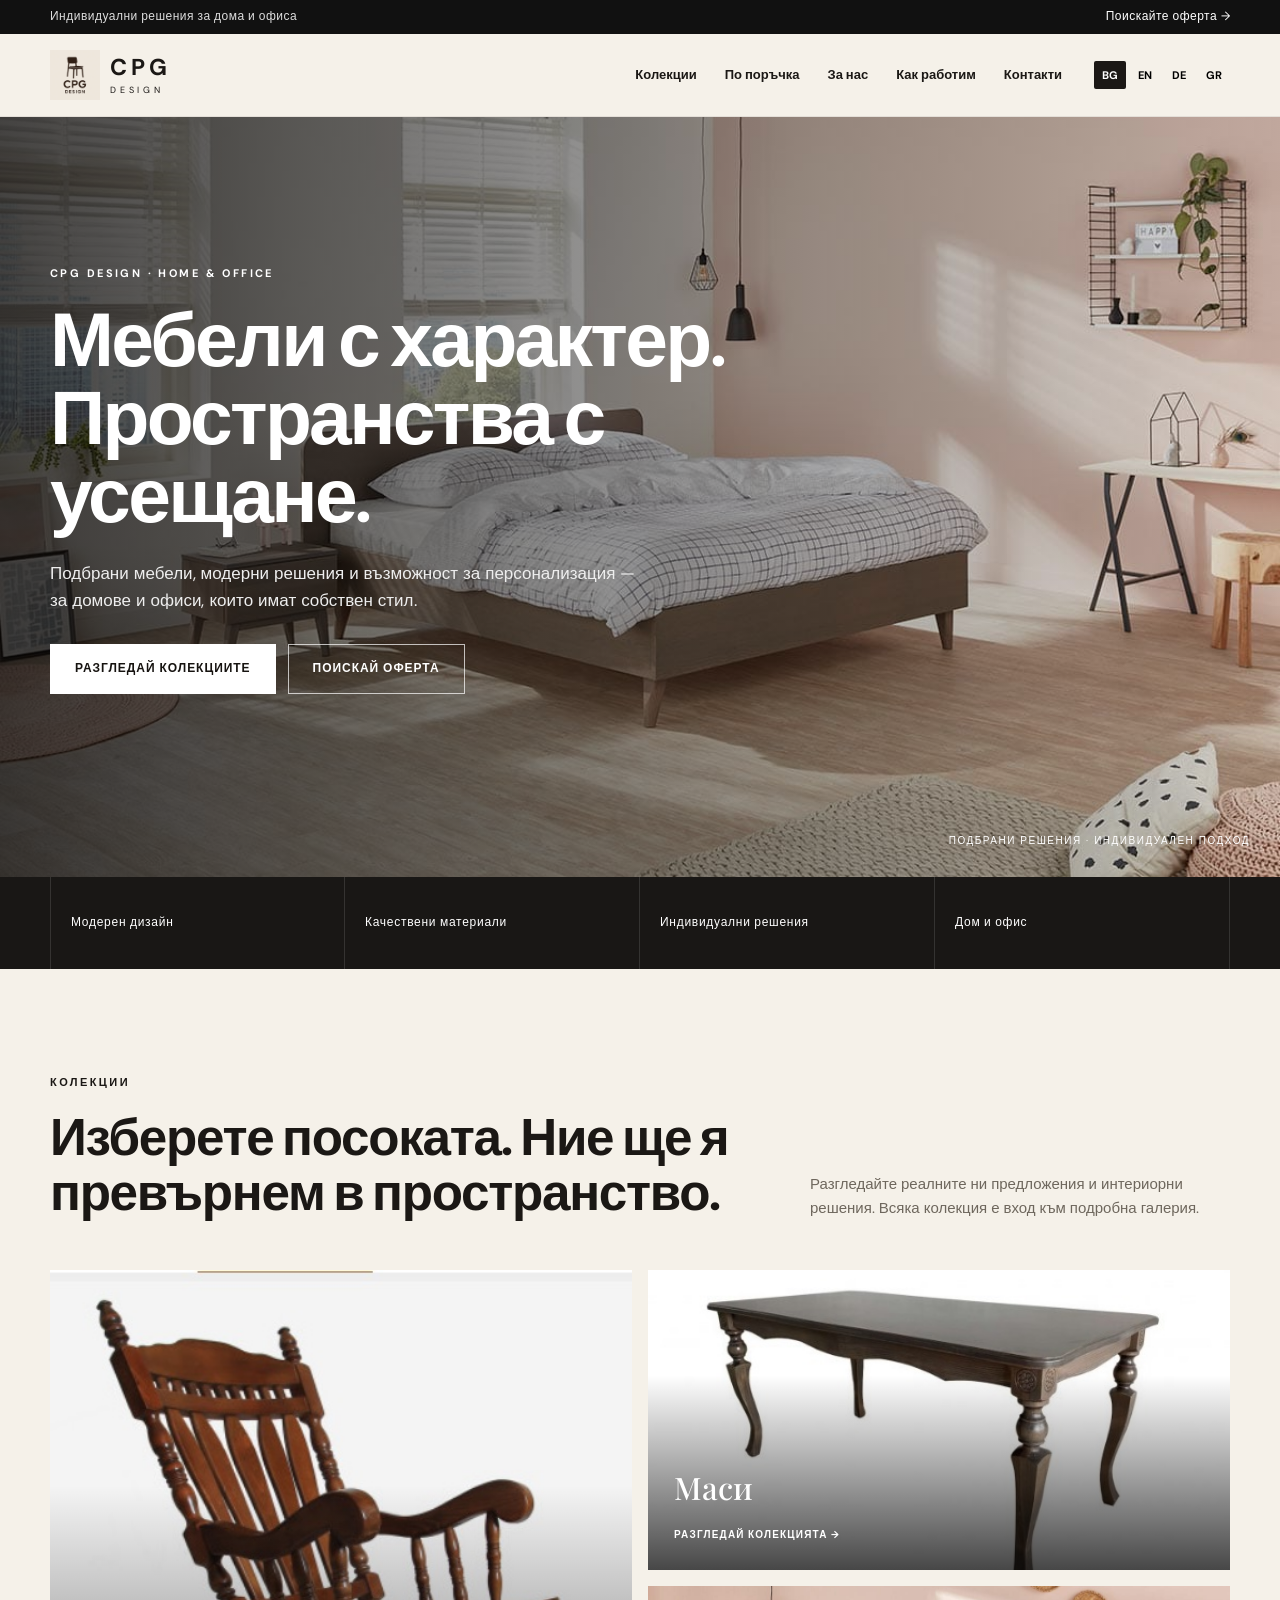
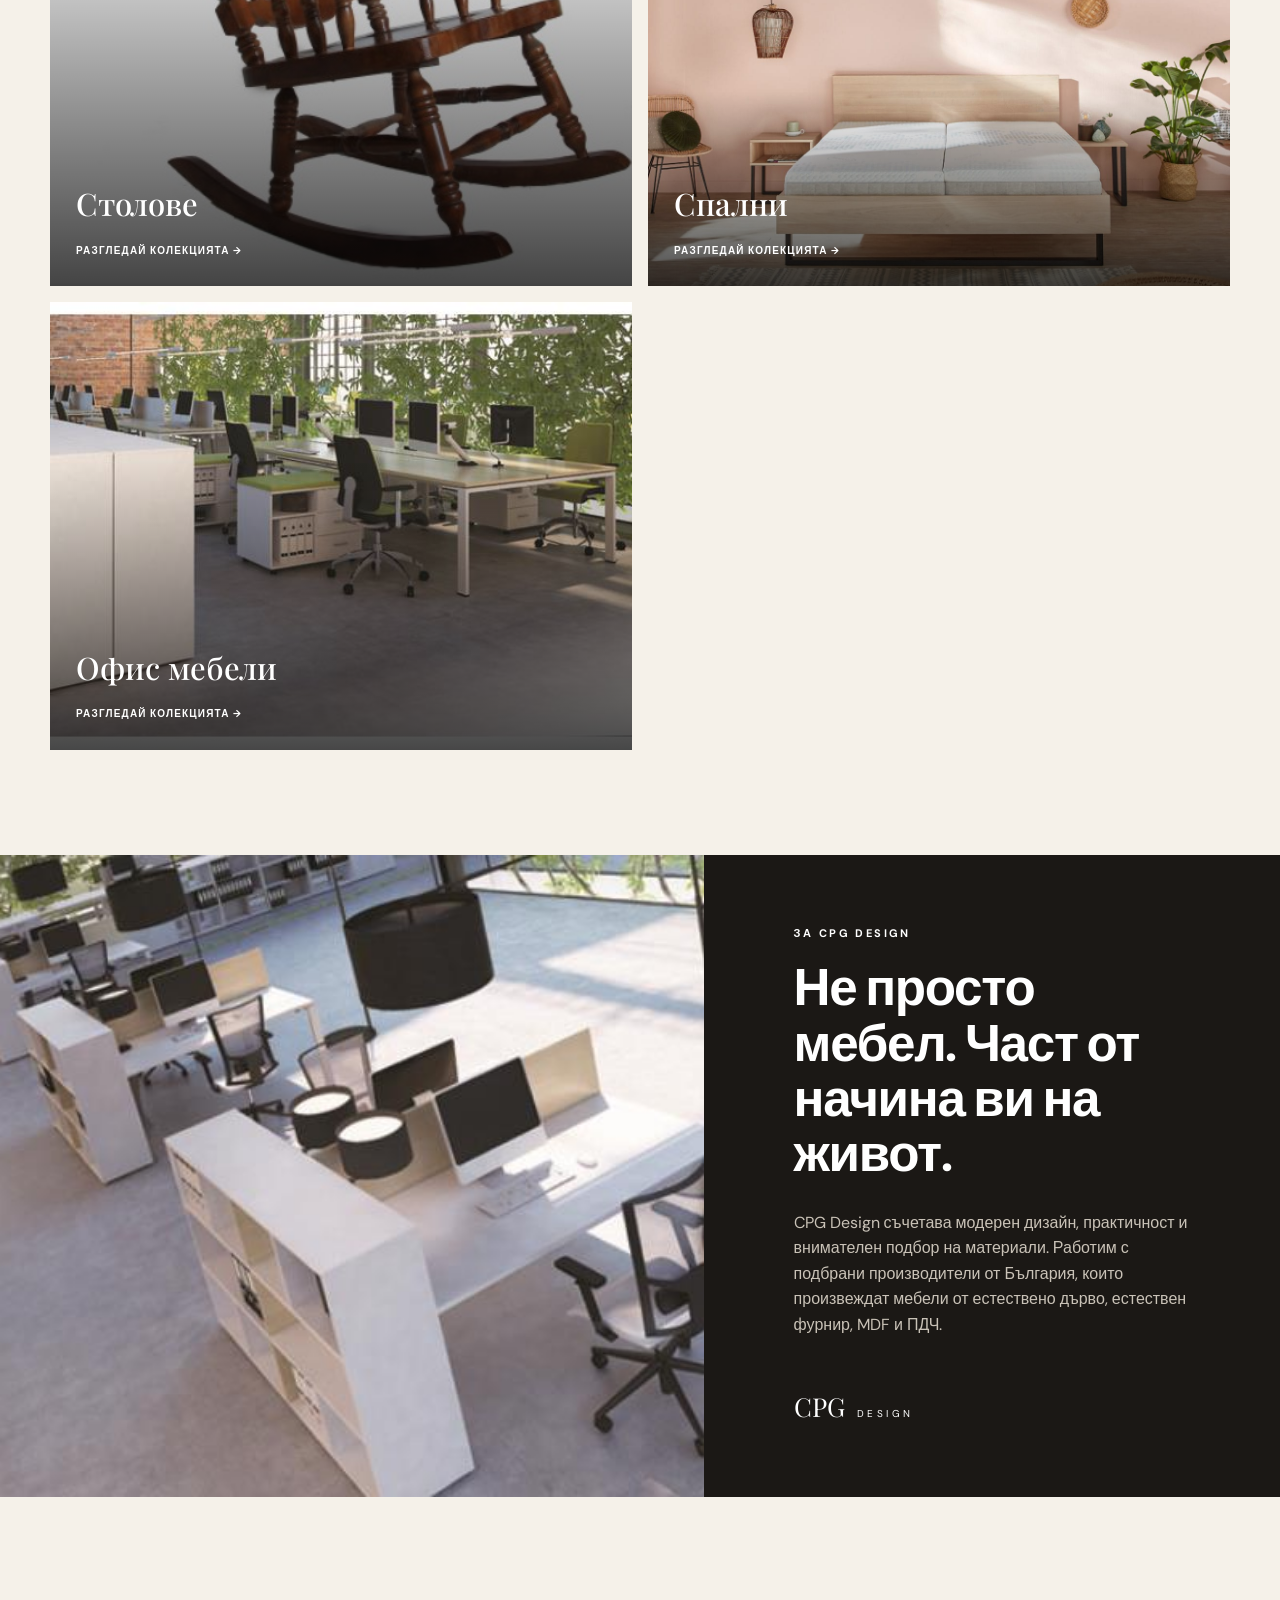
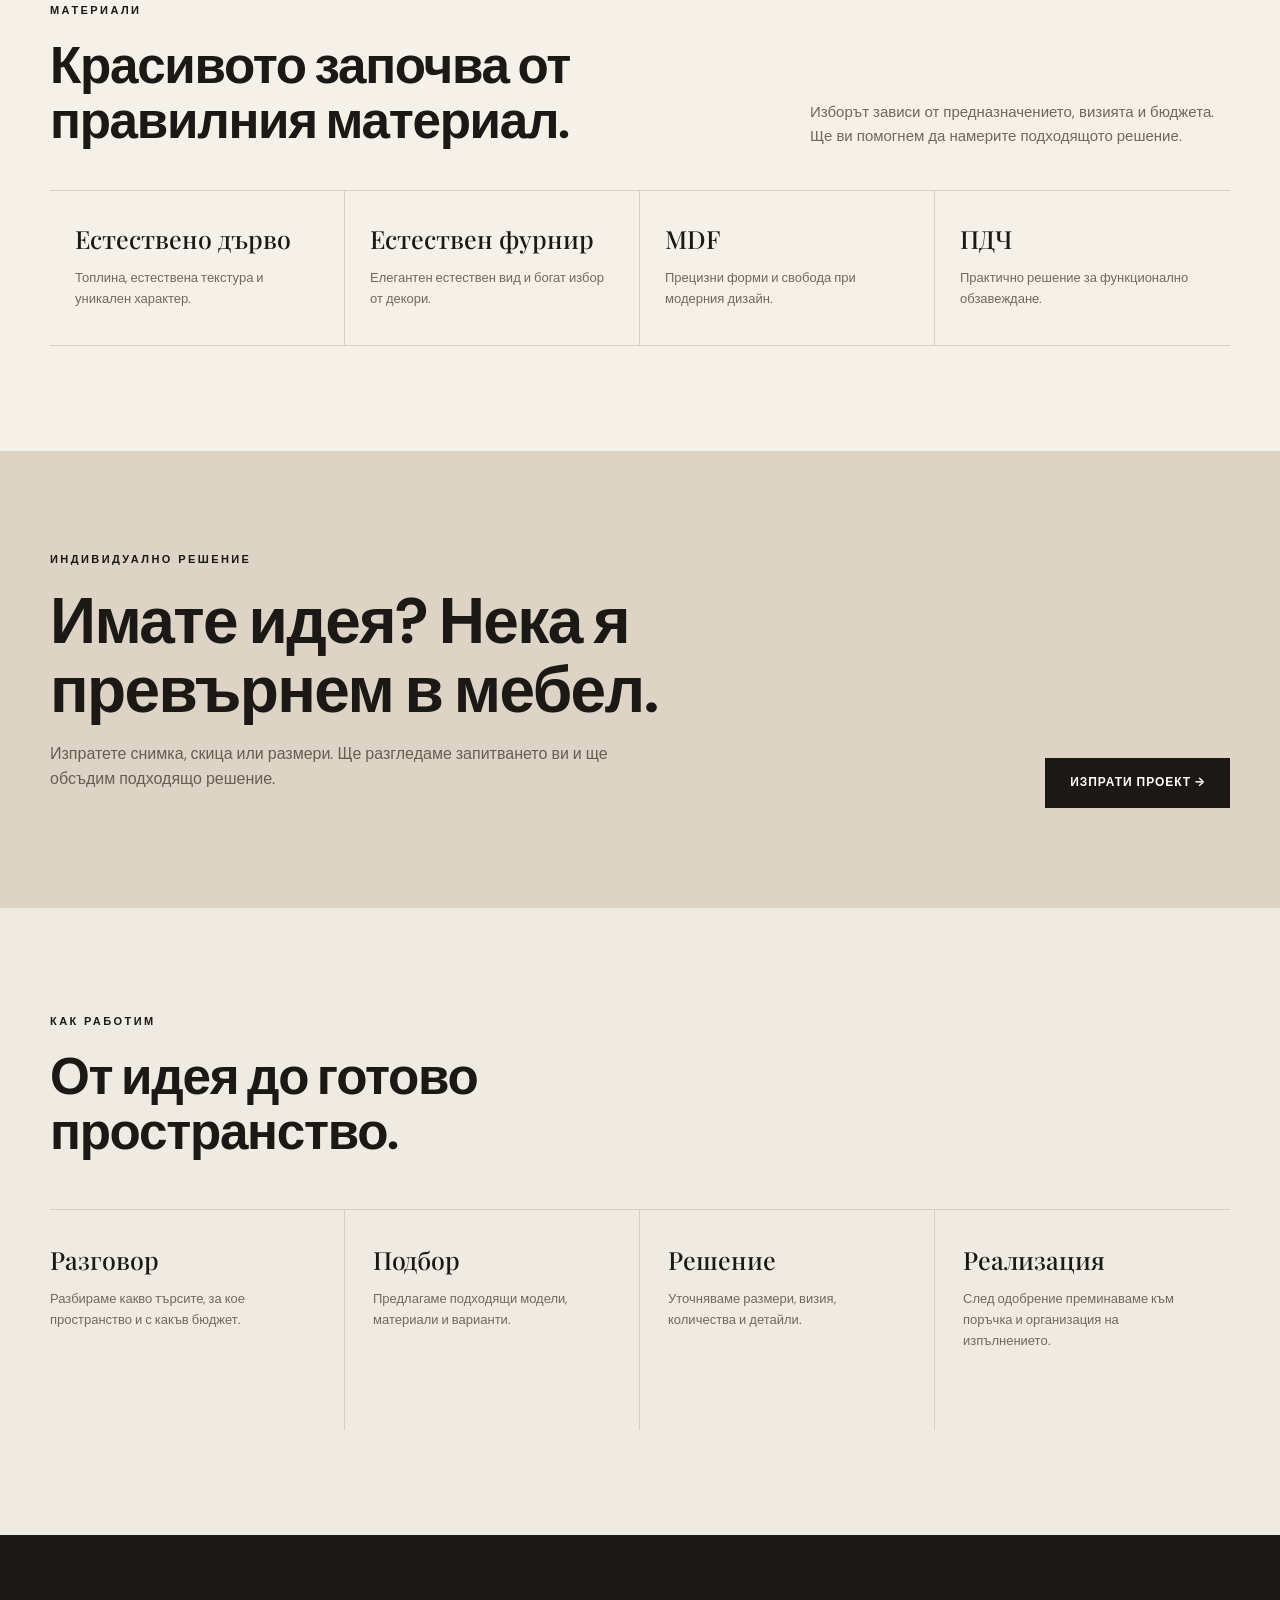
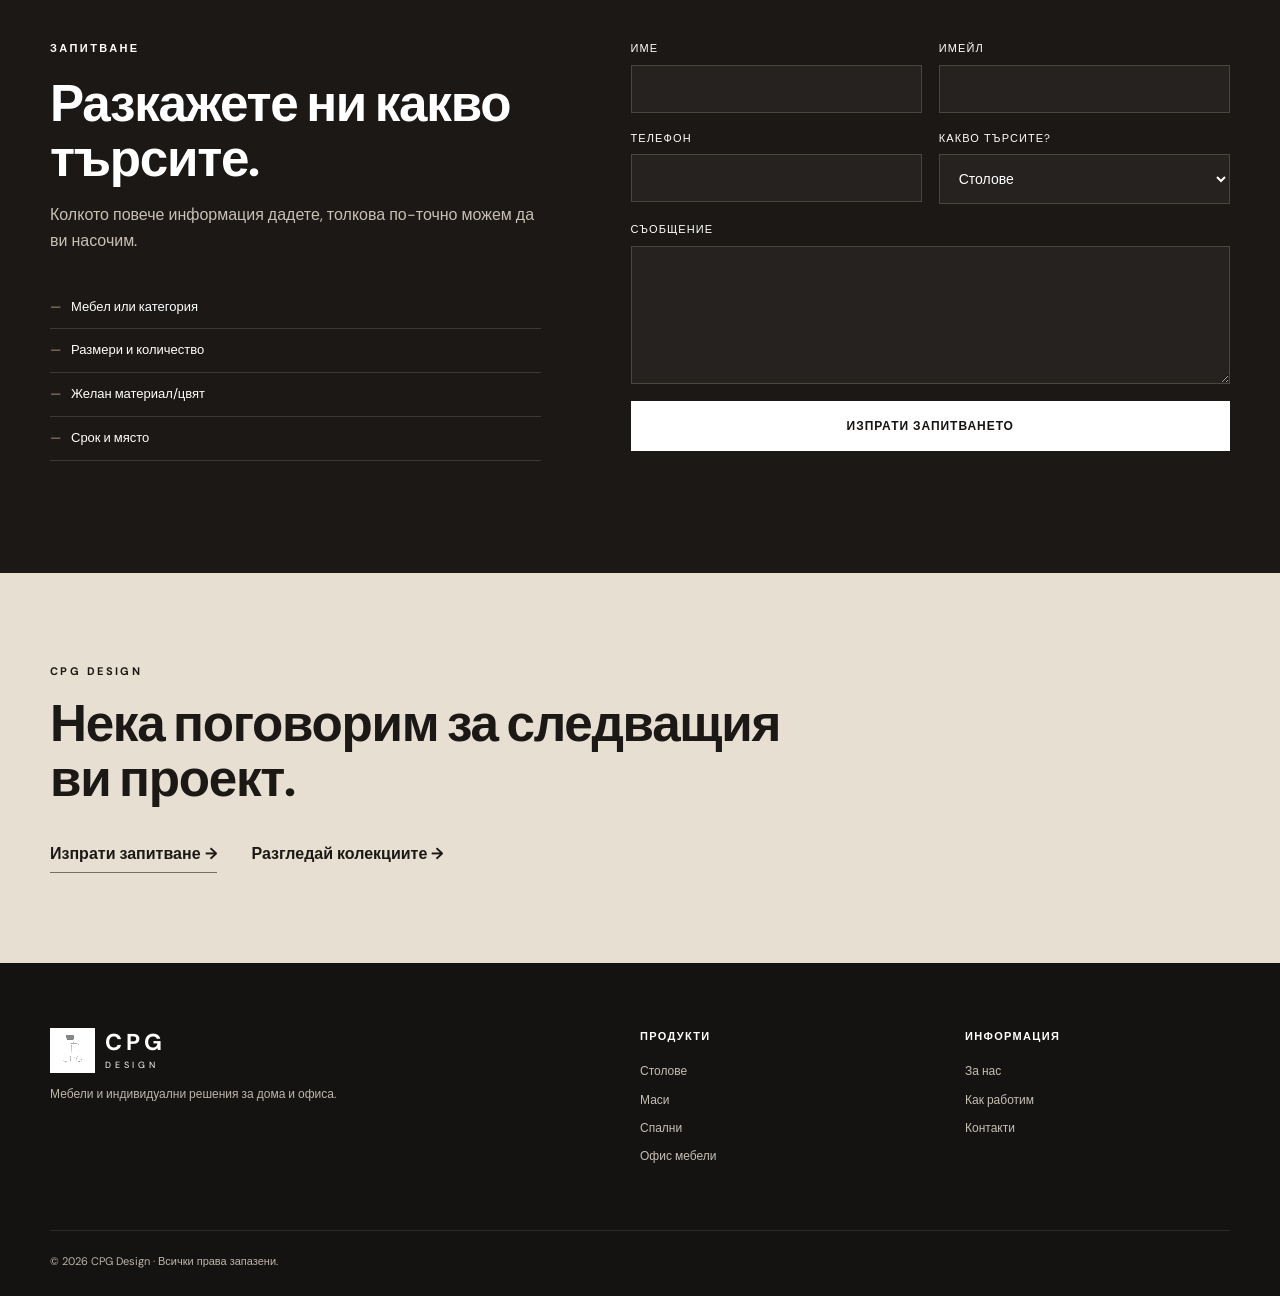
<file: index.html>
<!doctype html>
<html lang="bg">
<head>
<meta charset="utf-8"><meta name="viewport" content="width=device-width,initial-scale=1,viewport-fit=cover">
<meta name="theme-color" content="#191715"><meta name="description" content="CPG Design — мебели за дома и офиса, подбрани колекции и индивидуални решения. Разгледайте столове, маси, спални и офис мебели.">
<meta property="og:title" content="CPG Design — мебели с характер"><meta property="og:description" content="Модерен дизайн, качествени материали и индивидуални решения за дома и офиса."><meta property="og:type" content="website">
<link rel="icon" href="favicon-32.png"><link rel="apple-touch-icon" href="apple-touch-icon.png"><link rel="stylesheet" href="styles.css"><script type="application/ld+json">{"@context":"https://schema.org","@type":"Organization","name":"CPG Design","url":"https://topalovniki.github.io/cpg-design/","logo":"https://topalovniki.github.io/cpg-design/logo.png","description":"Мебели и индивидуални решения за дома и офиса."}</script>
<title>CPG Design | Мебели с характер</title>
</head>
<body>
<div class="announcement"><div class="container"><span data-i18n="topline">Индивидуални решения за дома и офиса</span><a href="#quote" data-i18n="toplink">Поискайте оферта →</a></div></div>
<header class="site-header" id="siteHeader"><div class="container nav-wrap">
<a class="brand" href="index.html" aria-label="CPG Design"><img src="logo.png" alt="CPG Design" class="logo"><span class="brand-copy"><strong>CPG</strong><small>DESIGN</small></span></a>
<button class="nav-toggle" id="navToggle" aria-label="Меню" aria-expanded="false"><i></i><i></i><i></i></button>
<nav id="mainNav"><a href="#collections" data-i18n="nav_collections">Колекции</a><a href="#custom" data-i18n="nav_custom">По поръчка</a><a href="#story" data-i18n="nav_about">За нас</a><a href="#process" data-i18n="nav_process">Как работим</a><a href="#contact" data-i18n="nav_contact">Контакти</a><div class="languages"><button data-lang="bg">BG</button><button data-lang="en">EN</button><button data-lang="de">DE</button><button data-lang="gr">GR</button></div></nav>
</div></header>
<main>
<section class="hero"><div class="hero-bg"><img src="bedroom/bedroom-scene-16.jpg" alt="Модерен интериор с мебели"></div><div class="hero-overlay"></div><div class="container hero-content"><p class="eyebrow" data-i18n="hero_eyebrow">CPG DESIGN · HOME & OFFICE</p><h1 data-i18n="hero_title">Мебели с характер.<br><em>Пространства с усещане.</em></h1><p class="hero-text" data-i18n="hero_text">Подбрани мебели, модерни решения и възможност за персонализация — за домове и офиси, които имат собствен стил.</p><div class="hero-actions"><a class="btn btn-light" href="#collections" data-i18n="hero_cta1">Разгледай колекциите</a><a class="btn btn-outline" href="#quote" data-i18n="hero_cta2">Поискай оферта</a></div></div><div class="hero-note"><span data-i18n="hero_note">Подбрани решения · Индивидуален подход</span></div></section>
<section class="trust-strip"><div class="container trust-grid"><div><span data-i18n="trust1">Модерен дизайн</span></div><div><span data-i18n="trust2">Качествени материали</span></div><div><span data-i18n="trust3">Индивидуални решения</span></div><div><span data-i18n="trust4">Дом и офис</span></div></div></section>
<section class="section" id="collections"><div class="container"><div class="section-head"><div><p class="eyebrow" data-i18n="collections_eyebrow">КОЛЕКЦИИ</p><h2 data-i18n="collections_title">Изберете посоката.<br><em>Ние ще я превърнем в пространство.</em></h2></div><p data-i18n="collections_text">Разгледайте реалните ни предложения и интериорни решения. Всяка колекция е вход към подробна галерия.</p></div>
<div class="collection-grid">
<a class="collection-card tall" href="living.html"><img src="living/1.jpg" alt="Столове"><span class="card-shade"></span><div><h3 data-i18n="cat_chairs">Столове</h3><b data-i18n="view_collection">Разгледай колекцията →</b></div></a>
<a class="collection-card" href="kitchen.html"><img src="kitchen/M1.jpg" alt="Маси"><span class="card-shade"></span><div><h3 data-i18n="cat_tables">Маси</h3><b data-i18n="view_collection">Разгледай колекцията →</b></div></a>
<a class="collection-card" href="bedroom.html"><img src="bedroom/bedroom-scene-15.jpg" alt="Спални"><span class="card-shade"></span><div><h3 data-i18n="cat_bedrooms">Спални</h3><b data-i18n="view_collection">Разгледай колекцията →</b></div></a>
<a class="collection-card" href="office.html"><img src="office/office-cabinet-8.jpg" alt="Офис мебели"><span class="card-shade"></span><div><h3 data-i18n="cat_office">Офис мебели</h3><b data-i18n="view_collection">Разгледай колекцията →</b></div></a>
</div></div></section>
<section class="split-section dark" id="story"><div class="split-media"><img src="office/office-cabinet-15.jpg" alt="Интериорно решение"></div><div class="split-copy"><p class="eyebrow" data-i18n="story_eyebrow">ЗА CPG DESIGN</p><h2 data-i18n="story_title">Не просто мебел.<br><em>Част от начина ви на живот.</em></h2><p data-i18n="story_text">CPG Design събира на едно място мебели и решения за дома и офиса — от отделни елементи до цялостно обзавеждане. Работим с подбрани производители и материали и търсим правилния баланс между форма, функция и бюджет.</p><div class="signature">CPG <span>DESIGN</span></div></div></section>
<section class="section materials"><div class="container"><div class="section-head compact"><div><p class="eyebrow" data-i18n="materials_eyebrow">МАТЕРИАЛИ</p><h2 data-i18n="materials_title">Красивото започва<br><em>от правилния материал.</em></h2></div><p data-i18n="materials_text">Изборът зависи от предназначението, визията и бюджета. Ще ви помогнем да намерите подходящото решение.</p></div><div class="material-grid"><article><h3 data-i18n="mat1_title">Естествено дърво</h3><p data-i18n="mat1_text">Топлина, естествена текстура и уникален характер.</p></article><article><h3 data-i18n="mat2_title">Естествен фурнир</h3><p data-i18n="mat2_text">Елегантен естествен вид и богат избор от декори.</p></article><article><h3 data-i18n="mat3_title">MDF</h3><p data-i18n="mat3_text">Прецизни форми и свобода при модерния дизайн.</p></article><article><h3 data-i18n="mat4_title">ПДЧ</h3><p data-i18n="mat4_text">Практично решение за функционално обзавеждане.</p></article></div></div></section>
<section class="custom" id="custom"><div class="container custom-box"><div><p class="eyebrow" data-i18n="custom_eyebrow">ИНДИВИДУАЛНО РЕШЕНИЕ</p><h2 data-i18n="custom_title">Имате идея?<br><em>Нека я превърнем в мебел.</em></h2><p data-i18n="custom_text">Изпратете снимка, скица или размери. Ще разгледаме запитването ви и ще обсъдим подходящо решение.</p></div><a class="btn btn-dark" href="#quote" data-i18n="custom_cta">Изпрати проект →</a></div></section>
<section class="section process" id="process"><div class="container"><div class="section-head"><div><p class="eyebrow" data-i18n="process_eyebrow">КАК РАБОТИМ</p><h2 data-i18n="process_title">От идея до<br><em>готово пространство.</em></h2></div></div><div class="steps"><article><h3 data-i18n="step1_title">Разговор</h3><p data-i18n="step1_text">Разбираме какво търсите, за кое пространство и с какъв бюджет.</p></article><article><h3 data-i18n="step2_title">Подбор</h3><p data-i18n="step2_text">Предлагаме подходящи модели, материали и варианти.</p></article><article><h3 data-i18n="step3_title">Решение</h3><p data-i18n="step3_text">Уточняваме размери, визия, количества и детайли.</p></article><article><h3 data-i18n="step4_title">Реализация</h3><p data-i18n="step4_text">След одобрение преминаваме към поръчка и организация на изпълнението.</p></article></div></div></section>
<section class="quote-section" id="quote"><div class="container quote-grid"><div><p class="eyebrow" data-i18n="quote_eyebrow">ЗАПИТВАНЕ</p><h2 data-i18n="quote_title">Разкажете ни<br><em>какво търсите.</em></h2><p data-i18n="quote_text">Колкото повече информация дадете, толкова по-точно можем да ви насочим.</p><ul><li data-i18n="quote_li1">Мебел или категория</li><li data-i18n="quote_li2">Размери и количество</li><li data-i18n="quote_li3">Желан материал/цвят</li><li data-i18n="quote_li4">Срок и място</li></ul></div><form id="quoteForm" class="quote-form"><label><span data-i18n="form_name">Име</span><input name="name" required></label><label><span data-i18n="form_email">Имейл</span><input type="email" name="email" required></label><label><span data-i18n="form_phone">Телефон</span><input name="phone"></label><label><span data-i18n="form_category">Какво търсите?</span><select name="category"><option data-i18n="cat_chairs">Столове</option><option data-i18n="cat_tables">Маси</option><option data-i18n="cat_bedrooms">Спални</option><option data-i18n="cat_office">Офис мебели</option><option data-i18n="cat_custom">Мебел по поръчка</option><option data-i18n="cat_other">Друго</option></select></label><label class="full"><span data-i18n="form_message">Съобщение</span><textarea name="message" rows="6" required></textarea></label><button class="btn btn-light full" type="submit" data-i18n="form_submit">Изпрати запитването</button><p class="form-note" id="formStatus"></p></form></div></section>
<section class="contact-mini" id="contact"><div class="container"><p class="eyebrow">CPG DESIGN</p><h2 data-i18n="contact_title">Нека поговорим за следващия ви проект.</h2><div class="contact-links"><a href="#quote" data-i18n="contact_cta">Изпрати запитване →</a><a href="#collections" data-i18n="contact_browse">Разгледай колекциите →</a></div></div></section>
</main>
<footer><div class="container footer-grid"><div><a class="brand footer-brand" href="index.html"><img src="logo.png" alt="CPG Design"><span class="brand-copy"><strong>CPG</strong><small>DESIGN</small></span></a><p data-i18n="footer_desc">Мебели и индивидуални решения за дома и офиса.</p></div><div><b data-i18n="footer_products">Продукти</b><a href="living.html" data-i18n="cat_chairs">Столове</a><a href="kitchen.html" data-i18n="cat_tables">Маси</a><a href="bedroom.html" data-i18n="cat_bedrooms">Спални</a><a href="office.html" data-i18n="cat_office">Офис мебели</a></div><div><b data-i18n="footer_info">Информация</b><a href="#story" data-i18n="nav_about">За нас</a><a href="#process" data-i18n="nav_process">Как работим</a><a href="#quote" data-i18n="nav_contact">Контакти</a></div></div><div class="container copyright">© 2026 CPG Design · <span data-i18n="footer_rights">Всички права запазени.</span></div></footer>
<div class="mobile-bar"><a id="mobileCall" href="#quote">☎ <span data-i18n="mobile_call">Обади се</span></a><a href="#quote">✉ <span data-i18n="mobile_quote">Запитване</span></a></div>
<script src="languages/translations.js"></script><script src="config.js"></script><script src="script.js"></script>
</body></html>
</file>
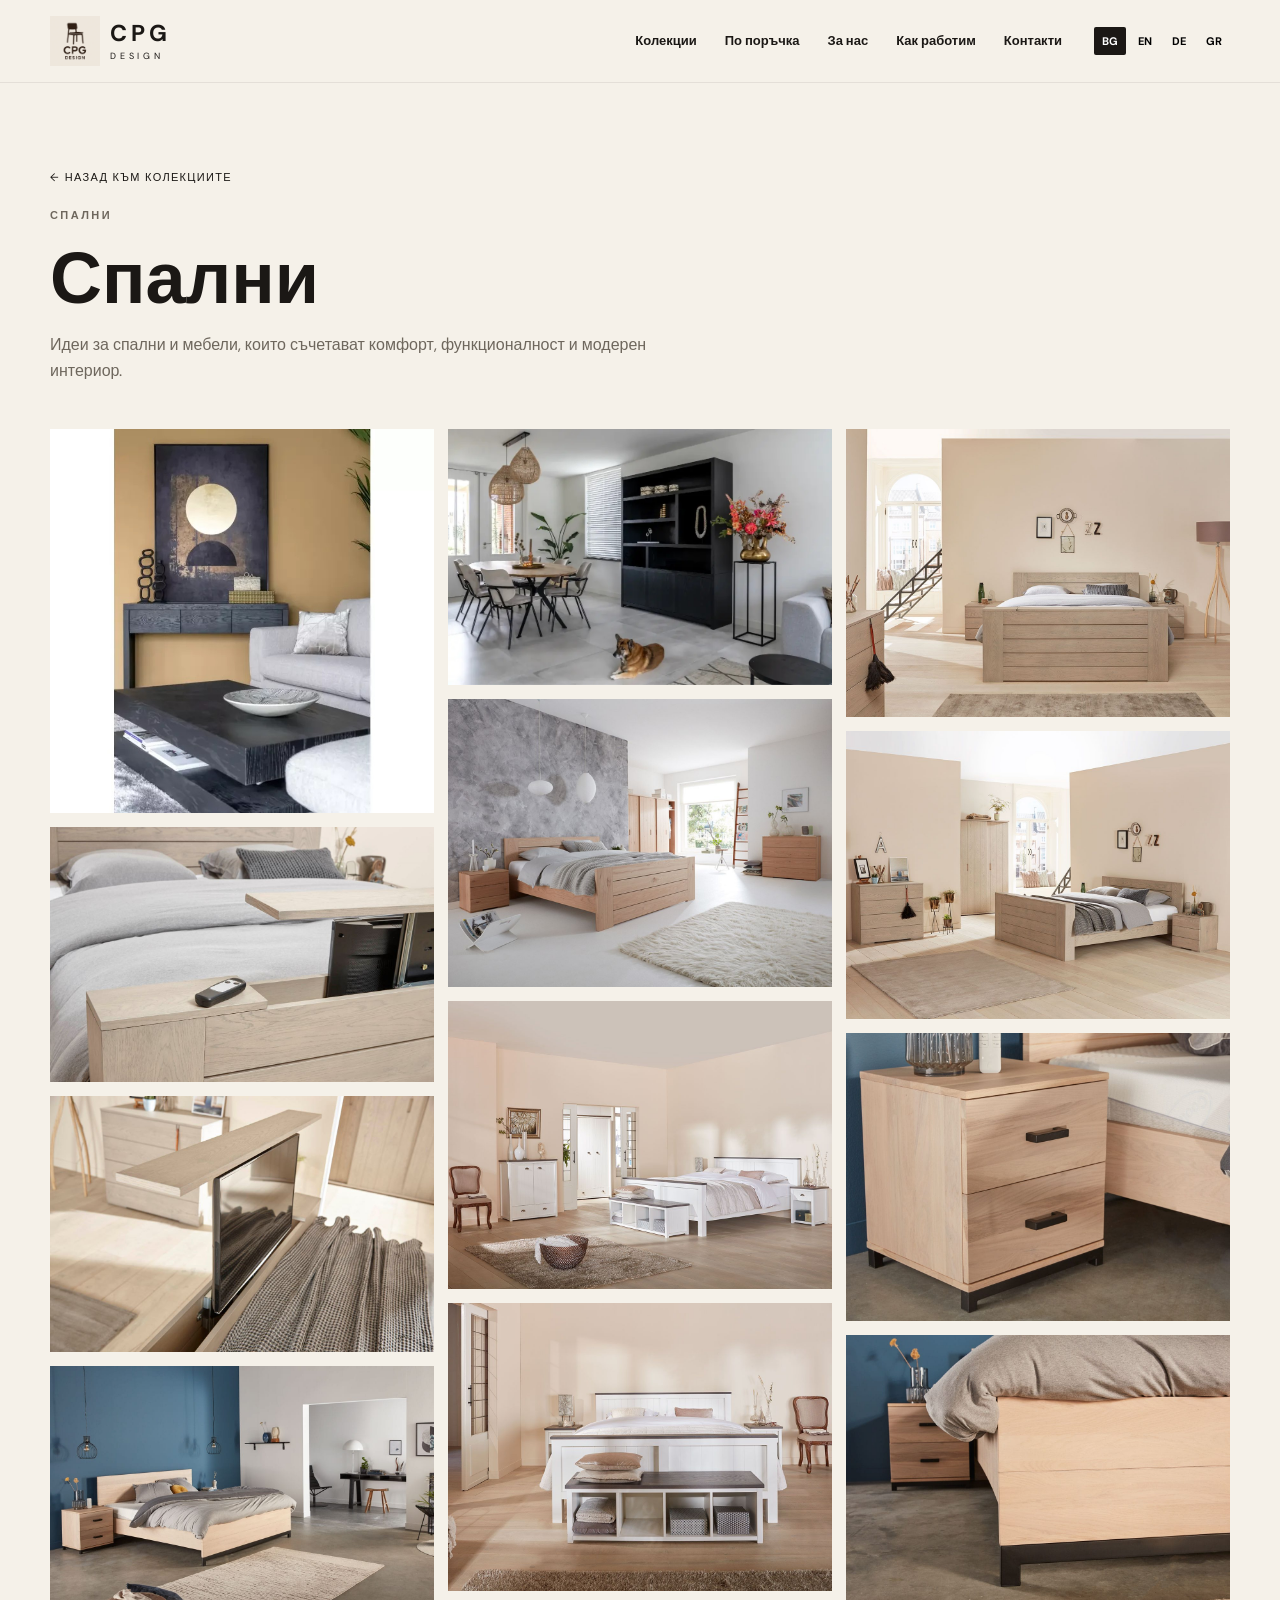
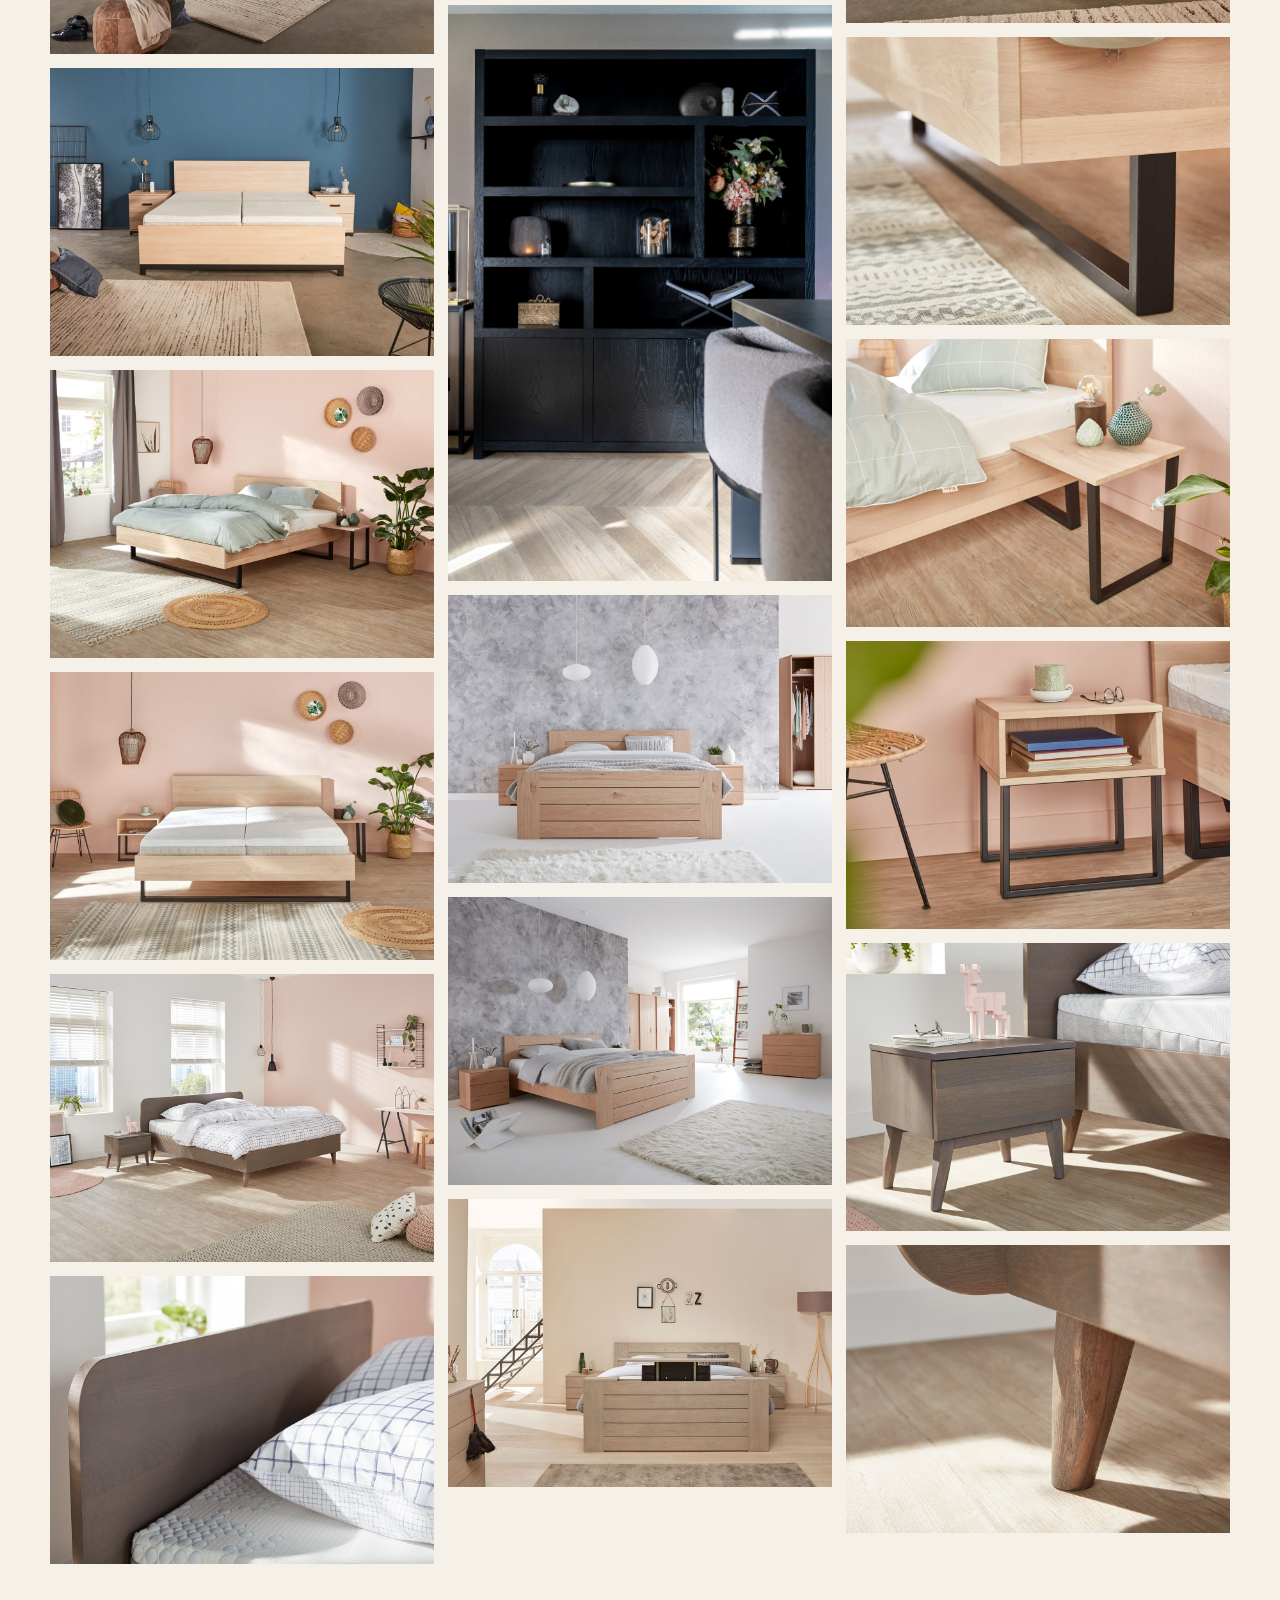
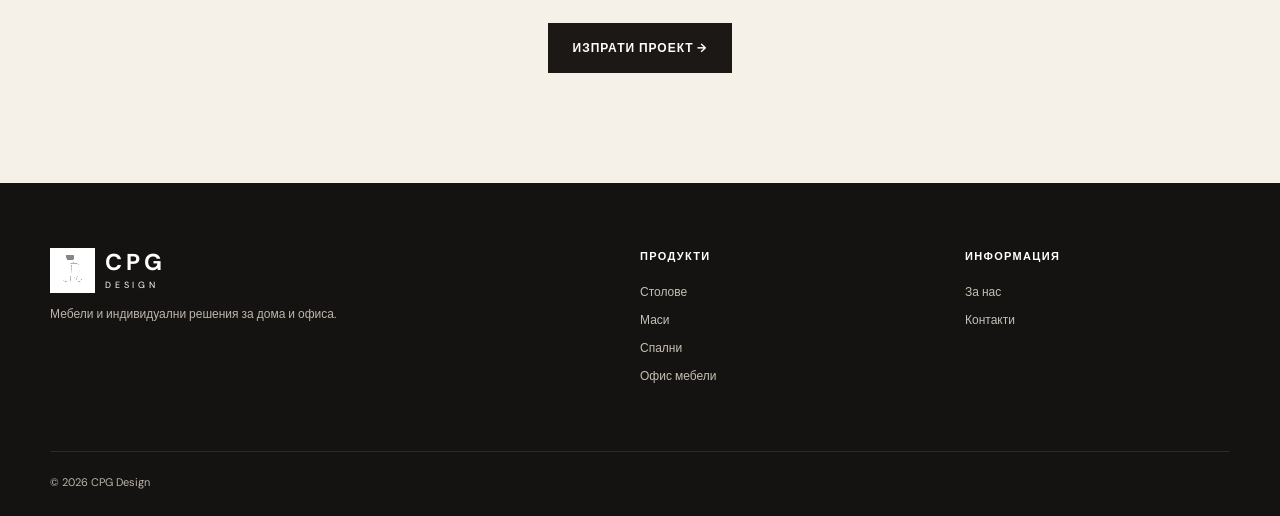
<file: bedroom.html>
<!doctype html><html lang="bg"><head><meta charset="utf-8"><meta name="viewport" content="width=device-width,initial-scale=1,viewport-fit=cover"><meta name="theme-color" content="#191715"><meta name="description" content="CPG Design — cat_bedrooms"><link rel="icon" href="favicon-32.png"><link rel="stylesheet" href="styles.css"><title>CPG Design</title></head><body>
<header class="site-header"><div class="container nav-wrap"><a class="brand" href="index.html"><img src="logo.png" alt="CPG Design" class="logo"><span class="brand-copy"><strong>CPG</strong><small>DESIGN</small></span></a><button class="nav-toggle" id="navToggle" aria-label="Menu"><i></i><i></i><i></i></button><nav id="mainNav"><a href="index.html#collections" data-i18n="nav_collections">Колекции</a><a href="index.html#custom" data-i18n="nav_custom">По поръчка</a><a href="index.html#story" data-i18n="nav_about">За нас</a><a href="index.html#process" data-i18n="nav_process">Как работим</a><a href="index.html#contact" data-i18n="nav_contact">Контакти</a><div class="languages"><button data-lang="bg">BG</button><button data-lang="en">EN</button><button data-lang="de">DE</button><button data-lang="gr">GR</button></div></nav></div></header>
<main class="gallery-page"><div class="container"><a class="gallery-back" href="index.html#collections">← <span data-i18n="back">Назад към колекциите</span></a><div class="page-title"><p class="eyebrow" data-i18n="cat_bedrooms">Категория</p><h1 data-i18n="cat_bedrooms">Категория</h1><p data-i18n="bedrooms_desc">Разгледайте колекцията на CPG Design.</p></div><div class="gallery-grid" id="galleryGrid"></div></div><div style="margin-top:45px;text-align:center"><a class="btn btn-dark" href="index.html#quote" data-i18n="custom_cta">Изпрати запитване →</a></div></main>
<footer><div class="container footer-grid"><div><a class="brand footer-brand" href="index.html"><img src="logo.png" alt="CPG Design"><span class="brand-copy"><strong>CPG</strong><small>DESIGN</small></span></a><p data-i18n="footer_desc">Мебели и индивидуални решения за дома и офиса.</p></div><div><b data-i18n="footer_products">Продукти</b><a href="living.html" data-i18n="cat_chairs">Столове</a><a href="kitchen.html" data-i18n="cat_tables">Маси</a><a href="bedroom.html" data-i18n="cat_bedrooms">Спални</a><a href="office.html" data-i18n="cat_office">Офис мебели</a></div><div><b data-i18n="footer_info">Информация</b><a href="index.html#story" data-i18n="nav_about">За нас</a><a href="index.html#quote" data-i18n="nav_contact">Контакти</a></div></div><div class="container copyright">© 2026 CPG Design</div></footer><div class="mobile-bar"><a href="index.html#quote">✉ <span data-i18n="mobile_quote">Запитване</span></a><a href="index.html">⌂ <span data-i18n="home">Начало</span></a></div>
<script src="languages/translations.js"></script><script src="config.js"></script><script src="script.js"></script><script>buildGalleryPage({title:'',desc:'',files:["bedroom-scene-1.jpg", "bedroom-scene-10.jpg", "bedroom-scene-11.jpg", "bedroom-scene-12.jpg", "bedroom-scene-13.jpg", "bedroom-scene-14.jpg", "bedroom-scene-15.jpg", "bedroom-scene-16.jpg", "bedroom-scene-17.jpg", "bedroom-scene-18.jpg", "bedroom-scene-19.jpg", "bedroom-scene-2.jpg", "bedroom-scene-3.jpg", "bedroom-scene-4.jpg", "bedroom-scene-5.jpg", "bedroom-scene-6.jpg", "bedroom-scene-7.jpg", "bedroom-scene-8.jpg", "bedroom-scene-9.jpg", "element-scene-1.jpg", "element-scene-2.jpg", "element-scene-3.jpg", "element-scene-4.jpg", "element-scene-5.jpg", "element-scene-6.jpg", "element-scene-7.jpg"],folder:'bedroom'});</script></body></html>
</file>
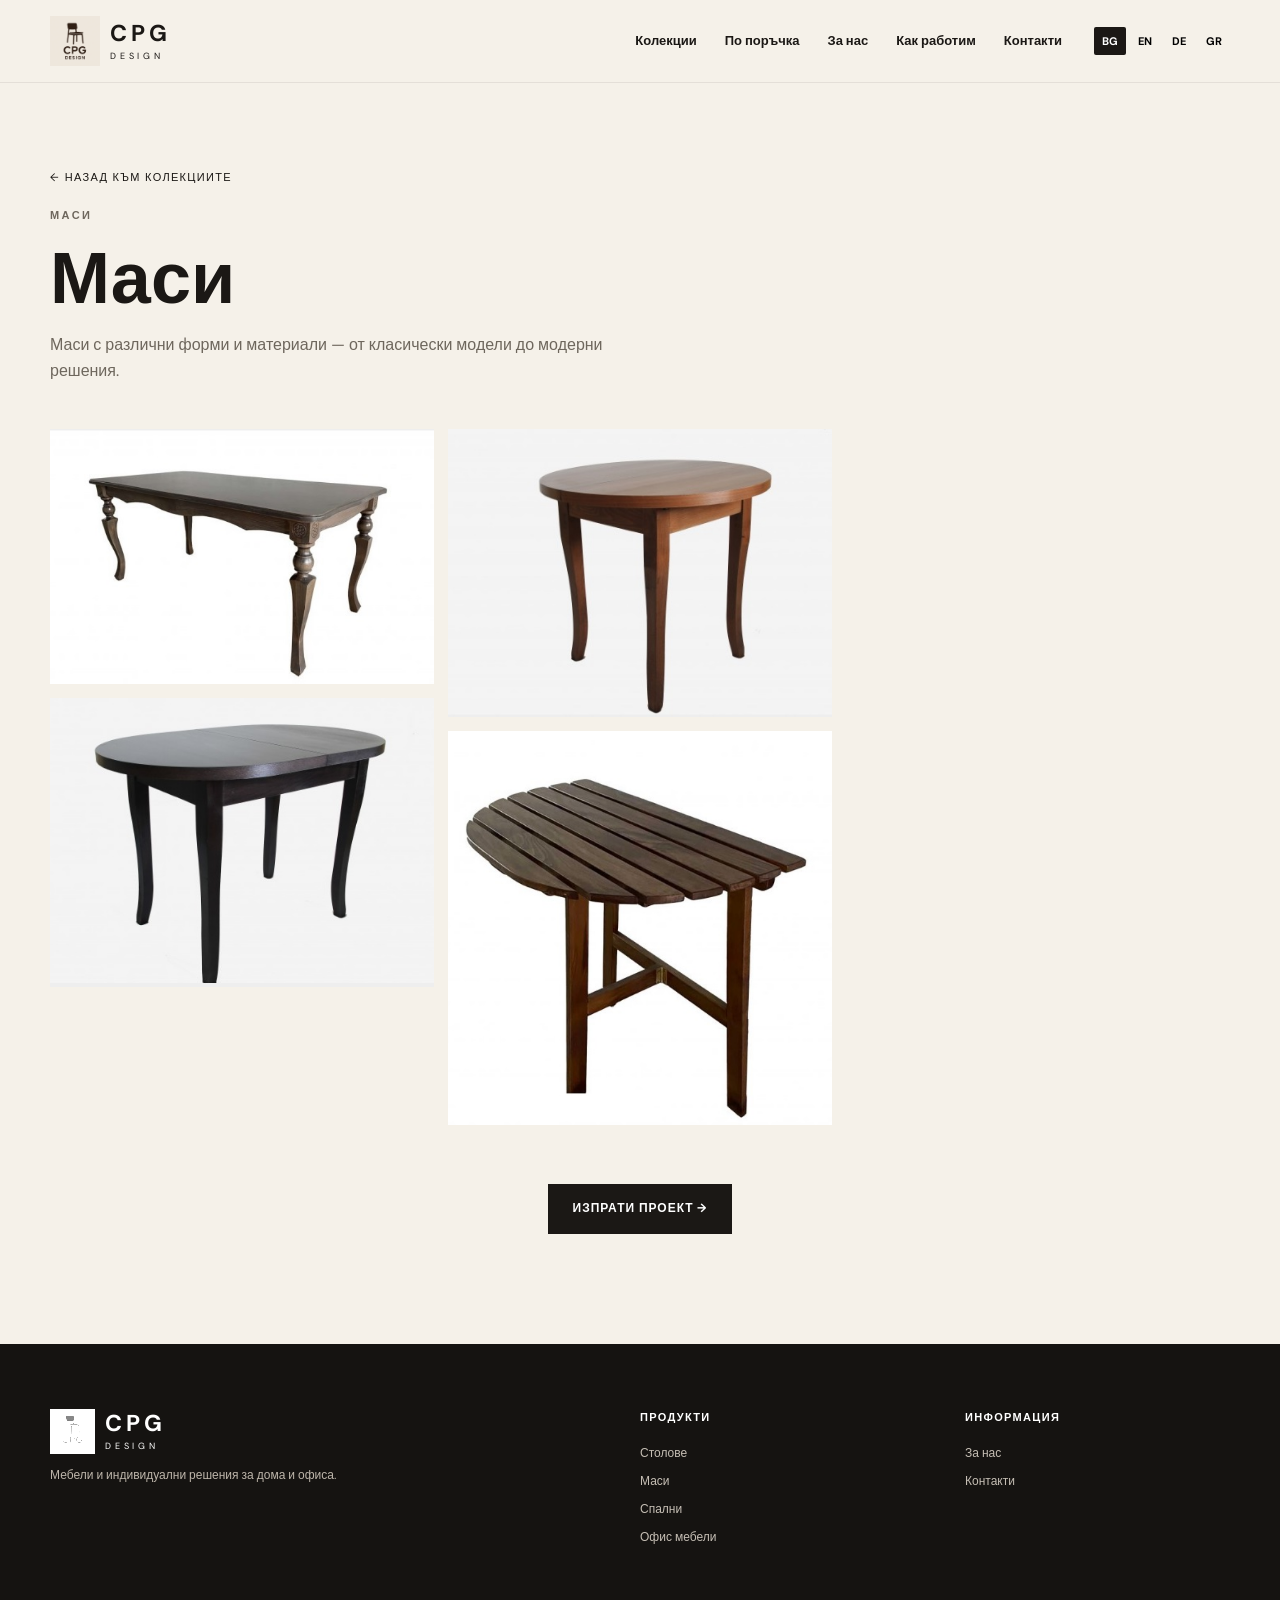
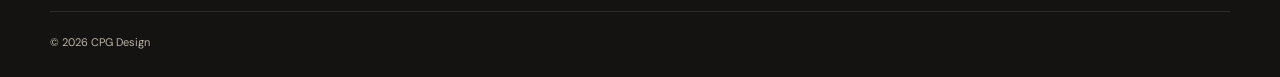
<file: kitchen.html>
<!doctype html><html lang="bg"><head><meta charset="utf-8"><meta name="viewport" content="width=device-width,initial-scale=1,viewport-fit=cover"><meta name="theme-color" content="#191715"><meta name="description" content="CPG Design — cat_tables"><link rel="icon" href="favicon-32.png"><link rel="stylesheet" href="styles.css"><title>CPG Design</title></head><body>
<header class="site-header"><div class="container nav-wrap"><a class="brand" href="index.html"><img src="logo.png" alt="CPG Design" class="logo"><span class="brand-copy"><strong>CPG</strong><small>DESIGN</small></span></a><button class="nav-toggle" id="navToggle" aria-label="Menu"><i></i><i></i><i></i></button><nav id="mainNav"><a href="index.html#collections" data-i18n="nav_collections">Колекции</a><a href="index.html#custom" data-i18n="nav_custom">По поръчка</a><a href="index.html#story" data-i18n="nav_about">За нас</a><a href="index.html#process" data-i18n="nav_process">Как работим</a><a href="index.html#contact" data-i18n="nav_contact">Контакти</a><div class="languages"><button data-lang="bg">BG</button><button data-lang="en">EN</button><button data-lang="de">DE</button><button data-lang="gr">GR</button></div></nav></div></header>
<main class="gallery-page"><div class="container"><a class="gallery-back" href="index.html#collections">← <span data-i18n="back">Назад към колекциите</span></a><div class="page-title"><p class="eyebrow" data-i18n="cat_tables">Категория</p><h1 data-i18n="cat_tables">Категория</h1><p data-i18n="tables_desc">Разгледайте колекцията на CPG Design.</p></div><div class="gallery-grid" id="galleryGrid"></div></div><div style="margin-top:45px;text-align:center"><a class="btn btn-dark" href="index.html#quote" data-i18n="custom_cta">Изпрати запитване →</a></div></main>
<footer><div class="container footer-grid"><div><a class="brand footer-brand" href="index.html"><img src="logo.png" alt="CPG Design"><span class="brand-copy"><strong>CPG</strong><small>DESIGN</small></span></a><p data-i18n="footer_desc">Мебели и индивидуални решения за дома и офиса.</p></div><div><b data-i18n="footer_products">Продукти</b><a href="living.html" data-i18n="cat_chairs">Столове</a><a href="kitchen.html" data-i18n="cat_tables">Маси</a><a href="bedroom.html" data-i18n="cat_bedrooms">Спални</a><a href="office.html" data-i18n="cat_office">Офис мебели</a></div><div><b data-i18n="footer_info">Информация</b><a href="index.html#story" data-i18n="nav_about">За нас</a><a href="index.html#quote" data-i18n="nav_contact">Контакти</a></div></div><div class="container copyright">© 2026 CPG Design</div></footer><div class="mobile-bar"><a href="index.html#quote">✉ <span data-i18n="mobile_quote">Запитване</span></a><a href="index.html">⌂ <span data-i18n="home">Начало</span></a></div>
<script src="languages/translations.js"></script><script src="config.js"></script><script src="script.js"></script><script>buildGalleryPage({title:'',desc:'',files:["M1.jpg", "M2.jpg", "M3.jpg", "M4.jpg"],folder:'kitchen'});</script></body></html>
</file>
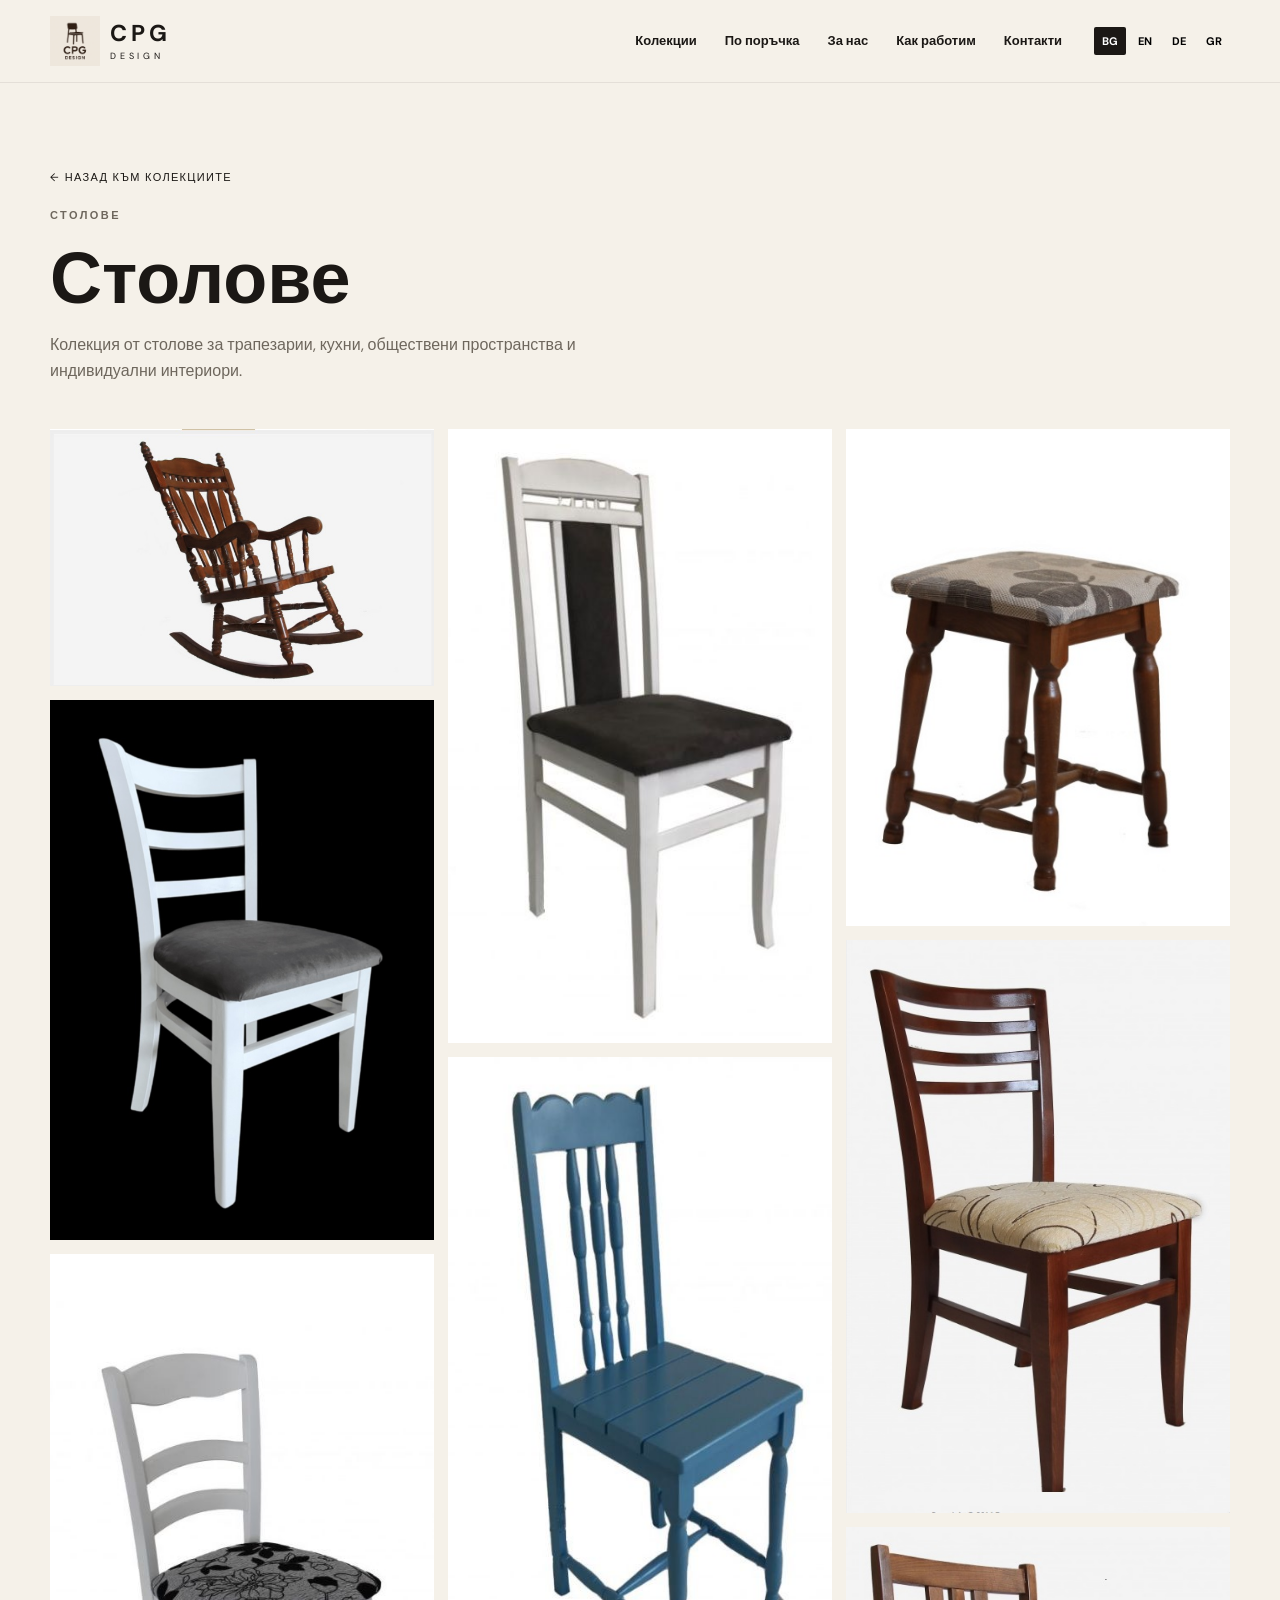
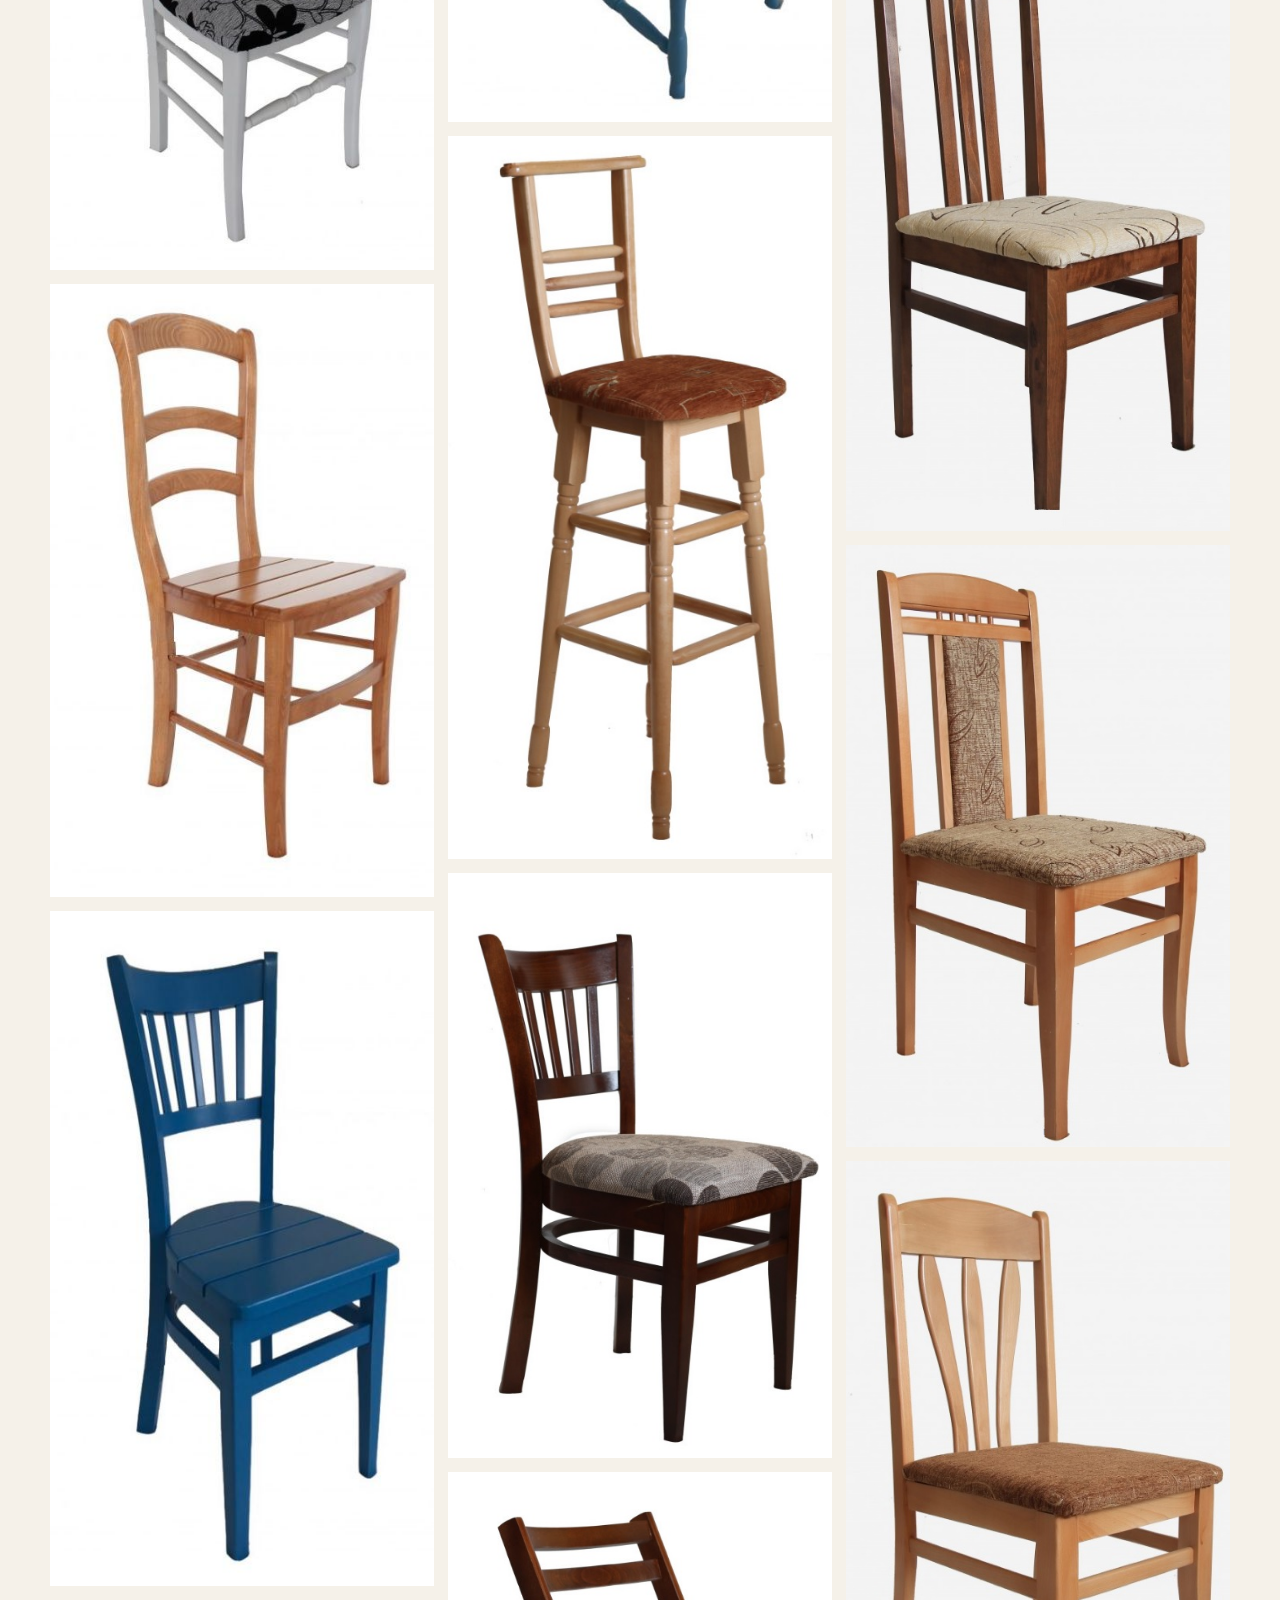
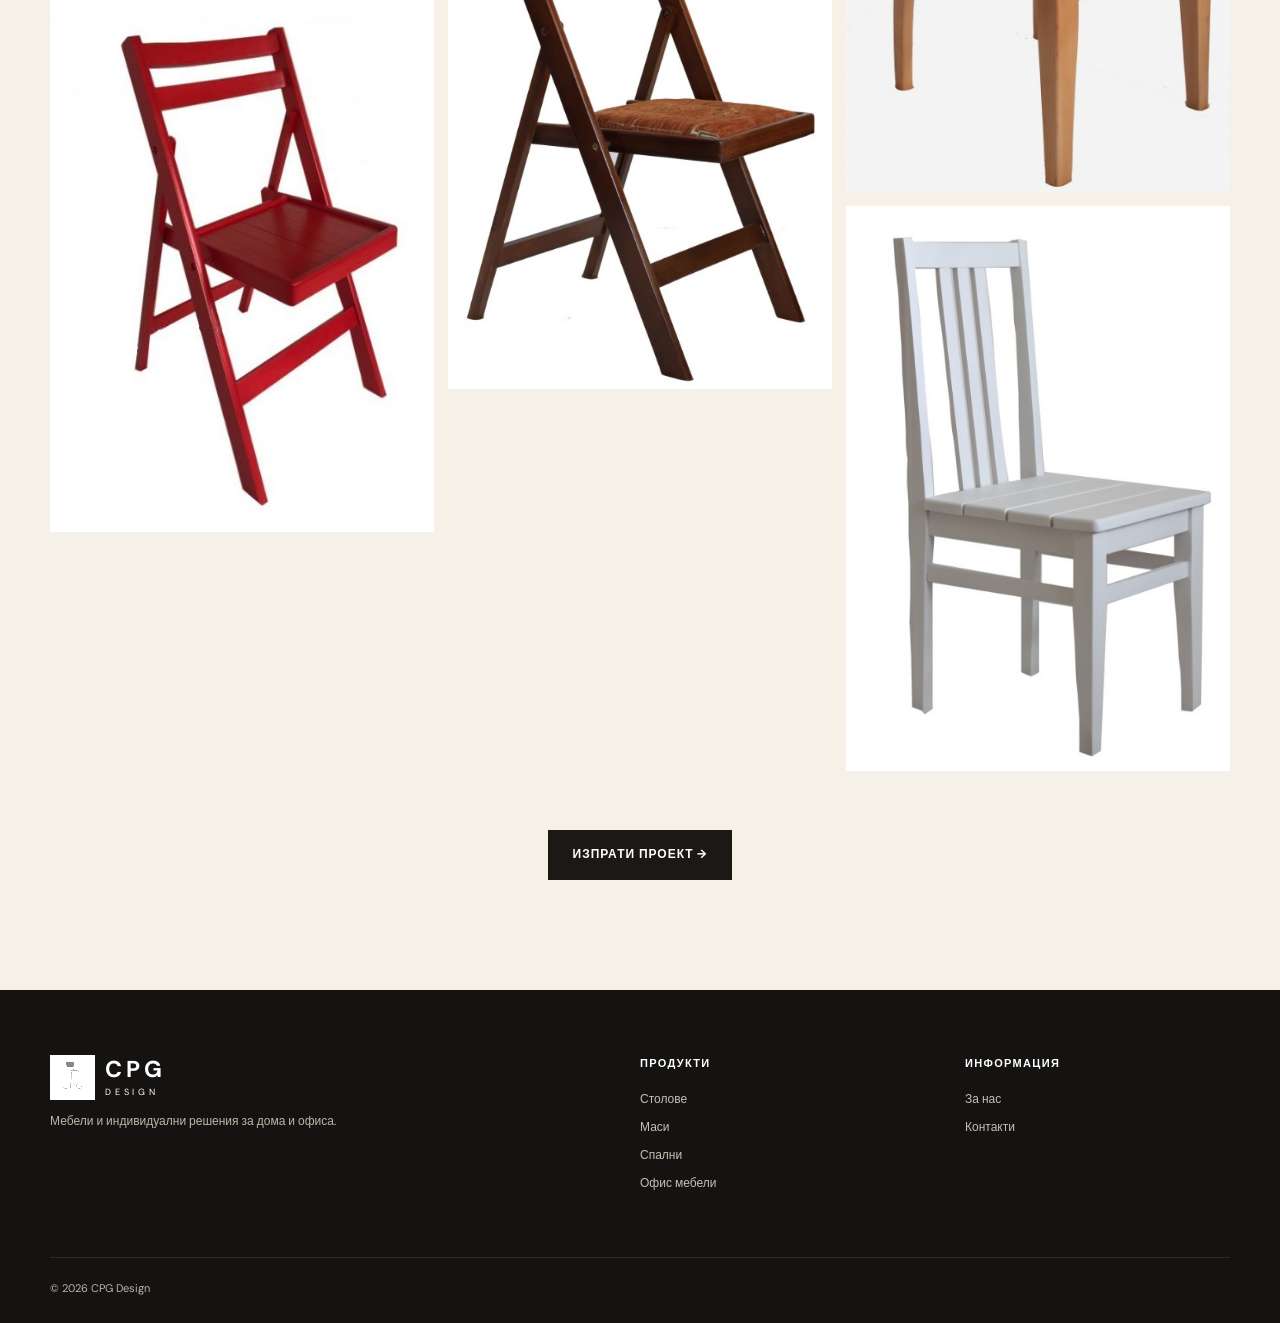
<file: living.html>
<!doctype html><html lang="bg"><head><meta charset="utf-8"><meta name="viewport" content="width=device-width,initial-scale=1,viewport-fit=cover"><meta name="theme-color" content="#191715"><meta name="description" content="CPG Design — cat_chairs"><link rel="icon" href="favicon-32.png"><link rel="stylesheet" href="styles.css"><title>CPG Design</title></head><body>
<header class="site-header"><div class="container nav-wrap"><a class="brand" href="index.html"><img src="logo.png" alt="CPG Design" class="logo"><span class="brand-copy"><strong>CPG</strong><small>DESIGN</small></span></a><button class="nav-toggle" id="navToggle" aria-label="Menu"><i></i><i></i><i></i></button><nav id="mainNav"><a href="index.html#collections" data-i18n="nav_collections">Колекции</a><a href="index.html#custom" data-i18n="nav_custom">По поръчка</a><a href="index.html#story" data-i18n="nav_about">За нас</a><a href="index.html#process" data-i18n="nav_process">Как работим</a><a href="index.html#contact" data-i18n="nav_contact">Контакти</a><div class="languages"><button data-lang="bg">BG</button><button data-lang="en">EN</button><button data-lang="de">DE</button><button data-lang="gr">GR</button></div></nav></div></header>
<main class="gallery-page"><div class="container"><a class="gallery-back" href="index.html#collections">← <span data-i18n="back">Назад към колекциите</span></a><div class="page-title"><p class="eyebrow" data-i18n="cat_chairs">Категория</p><h1 data-i18n="cat_chairs">Категория</h1><p data-i18n="chairs_desc">Разгледайте колекцията на CPG Design.</p></div><div class="gallery-grid" id="galleryGrid"></div></div><div style="margin-top:45px;text-align:center"><a class="btn btn-dark" href="index.html#quote" data-i18n="custom_cta">Изпрати запитване →</a></div></main>
<footer><div class="container footer-grid"><div><a class="brand footer-brand" href="index.html"><img src="logo.png" alt="CPG Design"><span class="brand-copy"><strong>CPG</strong><small>DESIGN</small></span></a><p data-i18n="footer_desc">Мебели и индивидуални решения за дома и офиса.</p></div><div><b data-i18n="footer_products">Продукти</b><a href="living.html" data-i18n="cat_chairs">Столове</a><a href="kitchen.html" data-i18n="cat_tables">Маси</a><a href="bedroom.html" data-i18n="cat_bedrooms">Спални</a><a href="office.html" data-i18n="cat_office">Офис мебели</a></div><div><b data-i18n="footer_info">Информация</b><a href="index.html#story" data-i18n="nav_about">За нас</a><a href="index.html#quote" data-i18n="nav_contact">Контакти</a></div></div><div class="container copyright">© 2026 CPG Design</div></footer><div class="mobile-bar"><a href="index.html#quote">✉ <span data-i18n="mobile_quote">Запитване</span></a><a href="index.html">⌂ <span data-i18n="home">Начало</span></a></div>
<script src="languages/translations.js"></script><script src="config.js"></script><script src="script.js"></script><script>buildGalleryPage({title:'',desc:'',files:["1.jpg", "2.jpg", "3.jpg", "4.jpg", "5.jpg", "6.jpg", "7.jpg", "8.jpg", "9.jpg", "10.jpg", "11.jpg", "12.jpg", "13.jpg", "14.jpg", "15.jpg", "16.jpg", "17.jpg"],folder:'living'});</script></body></html>
</file>
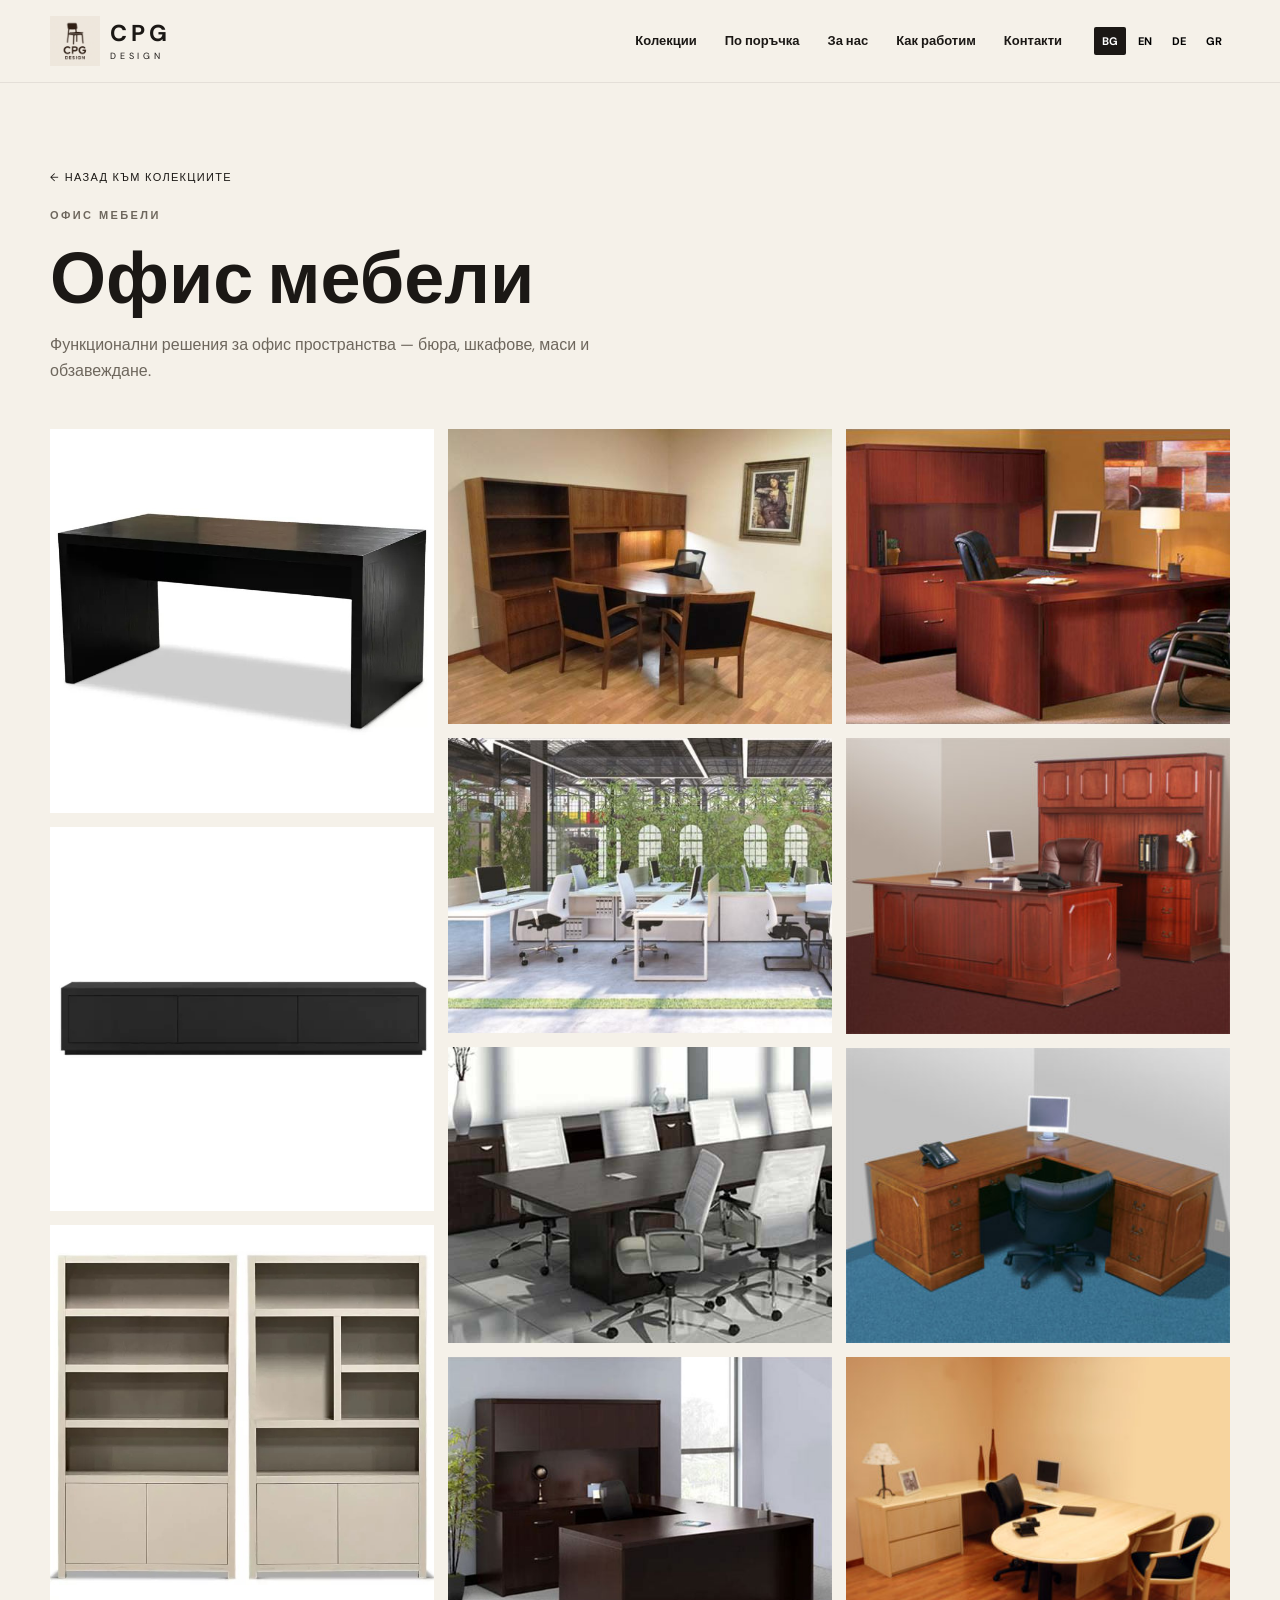
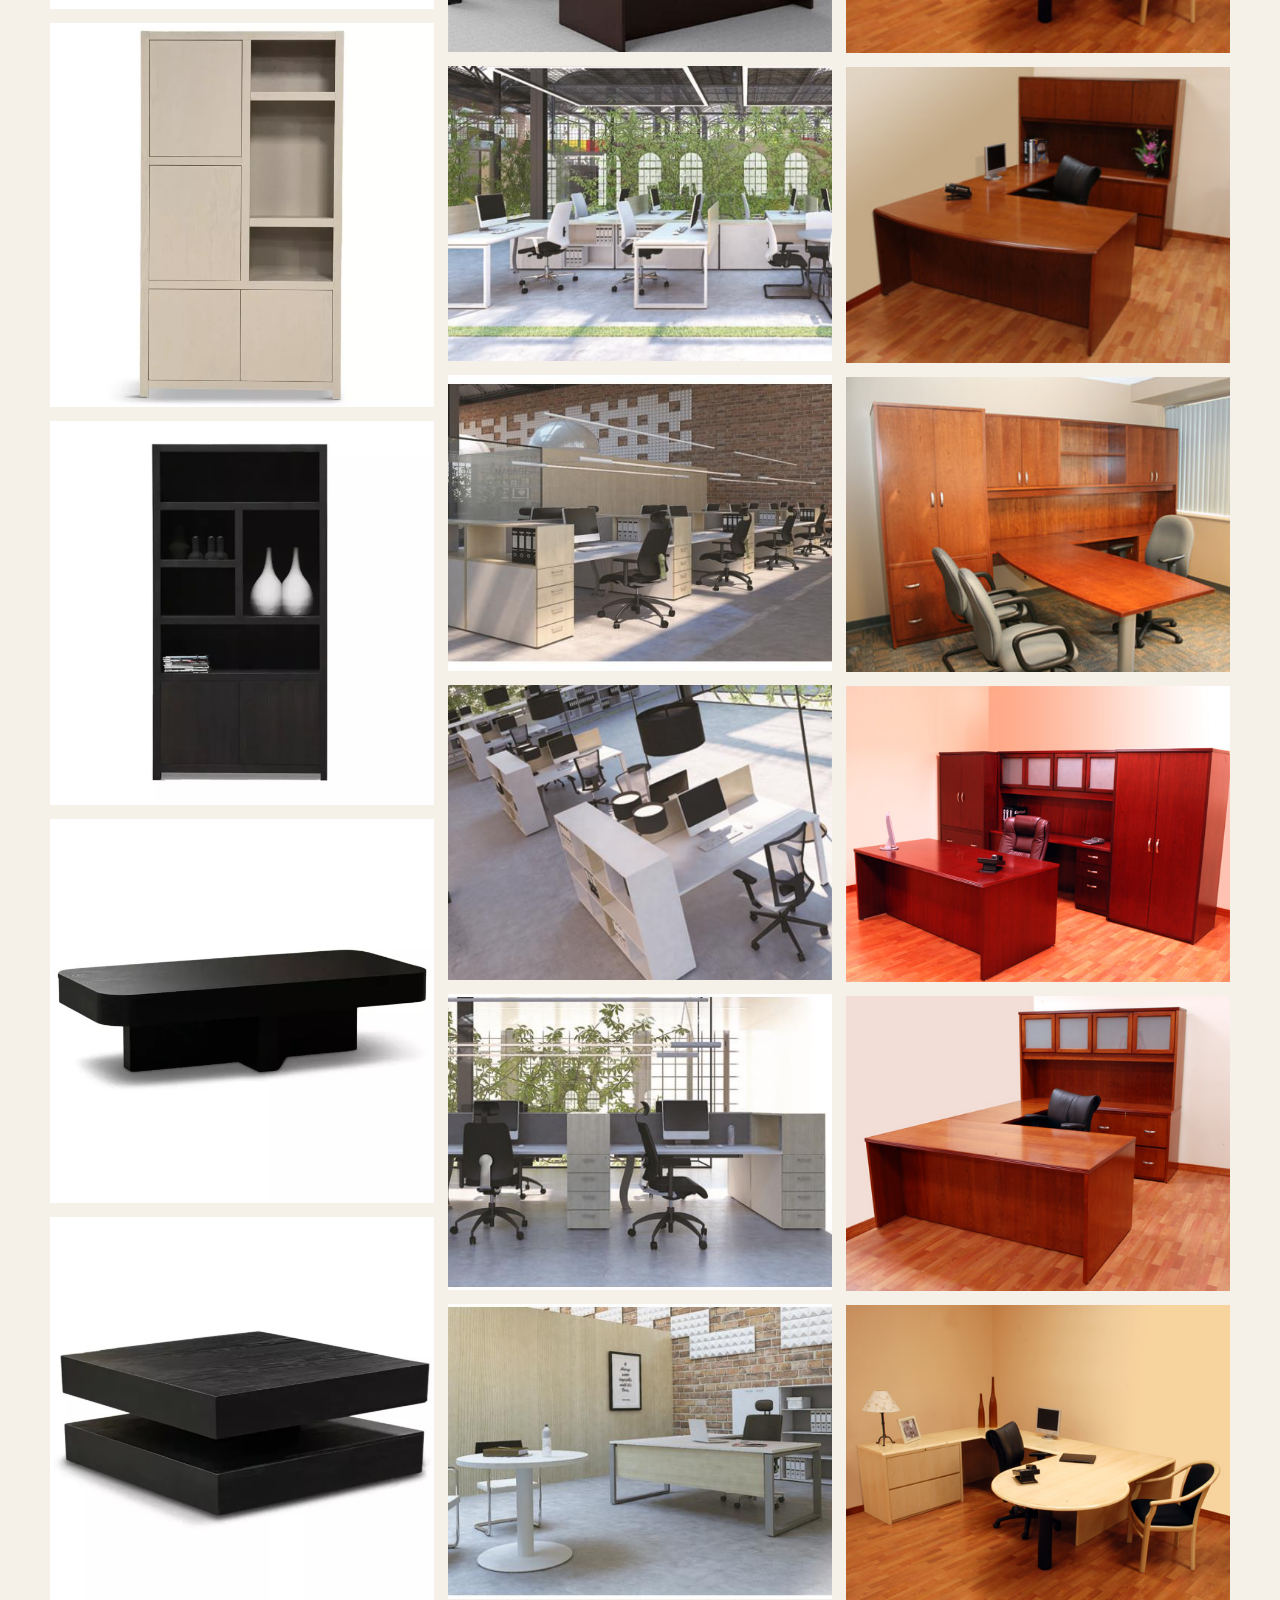
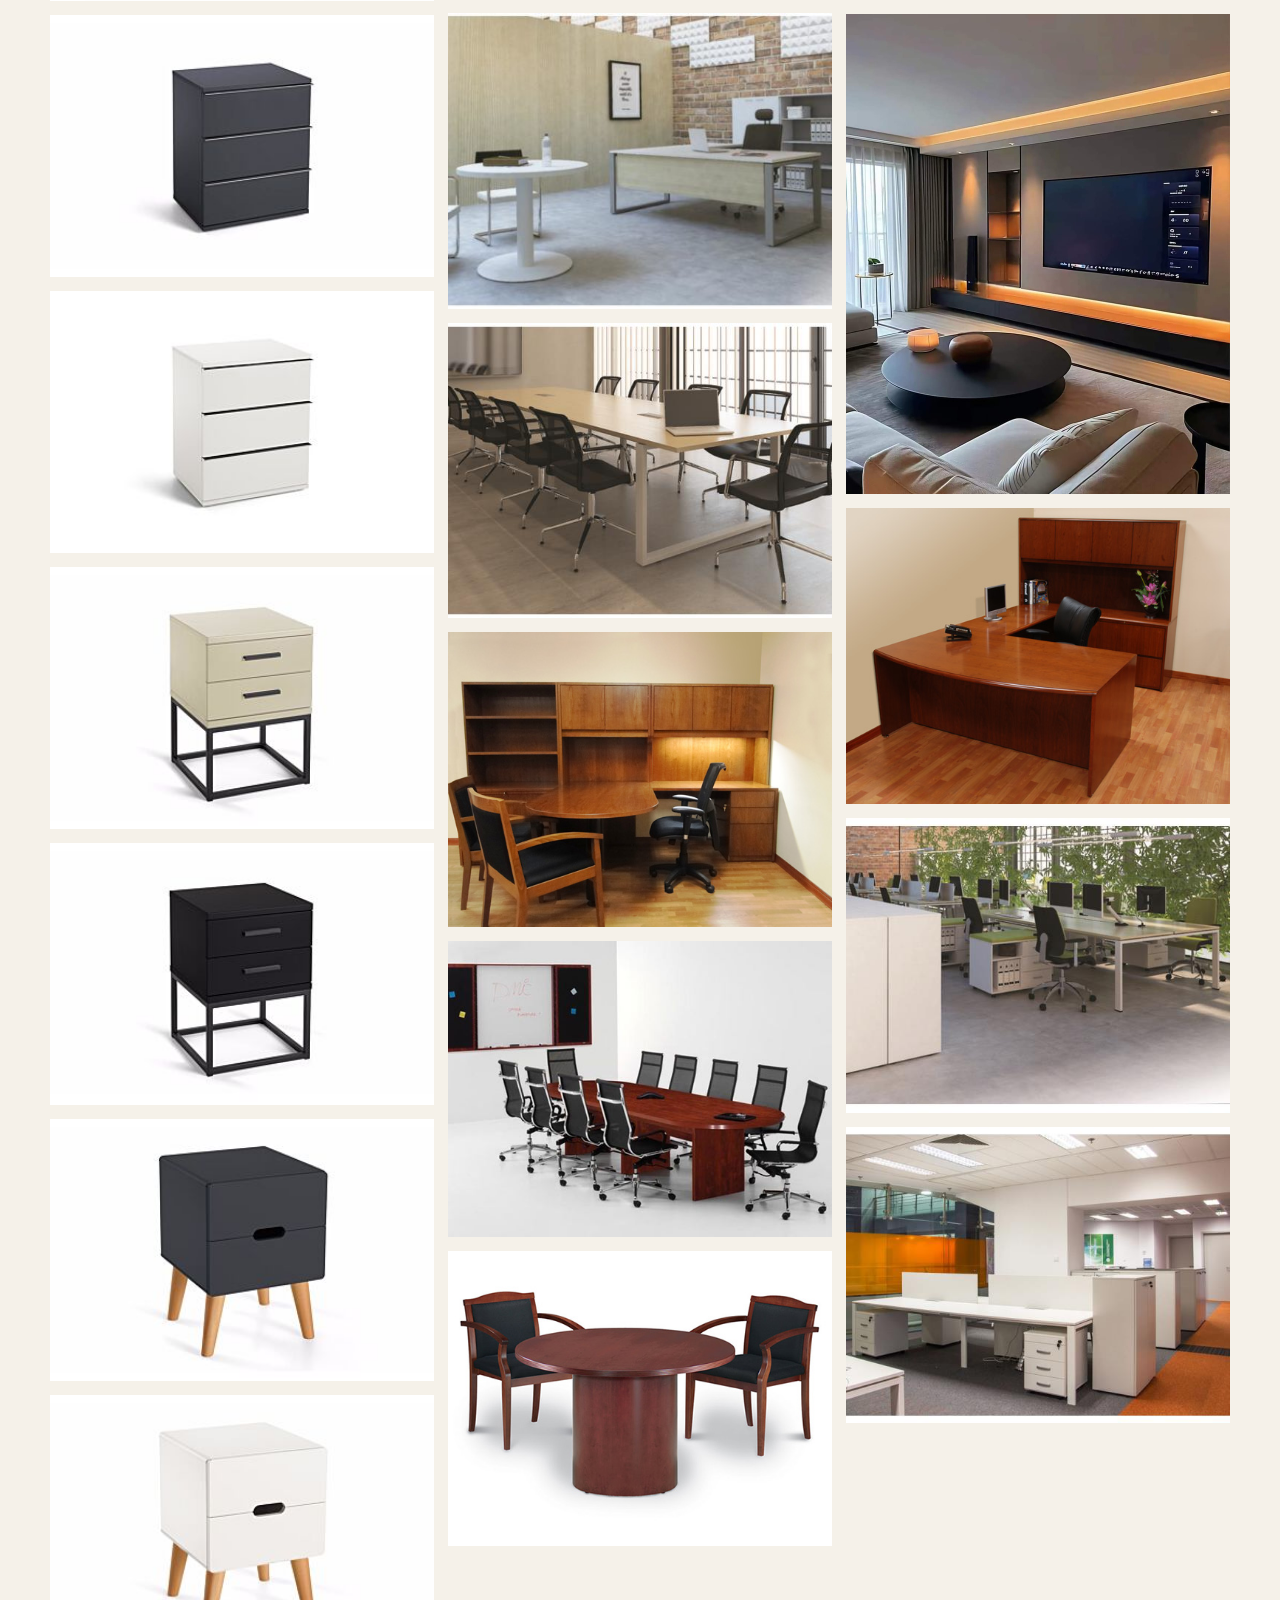
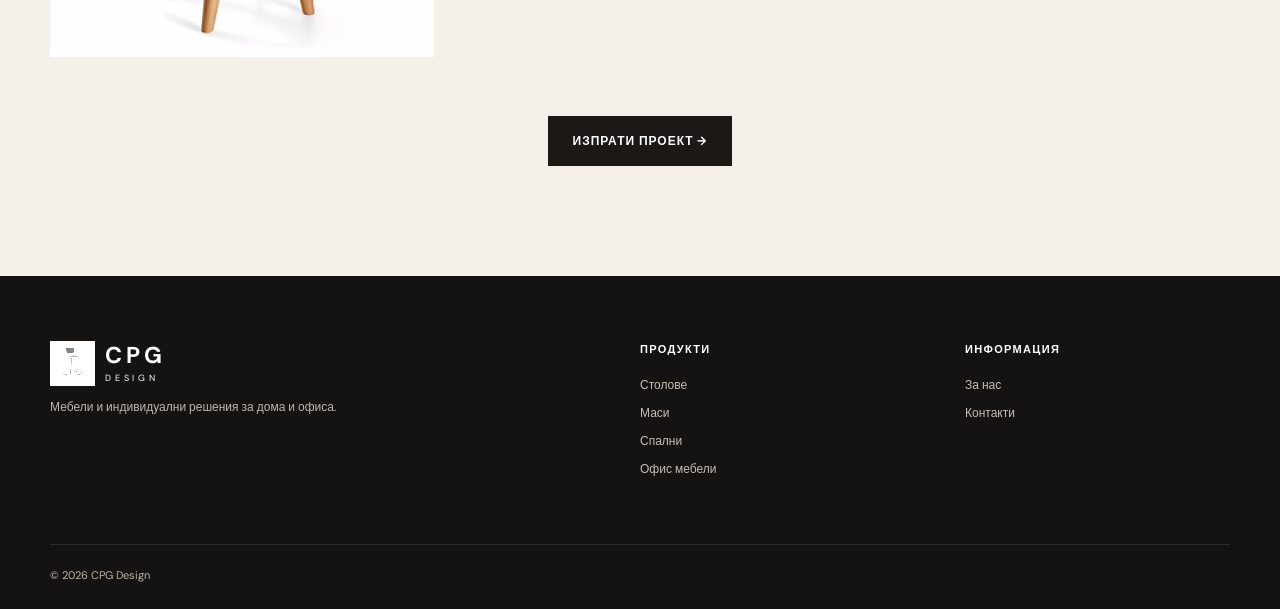
<file: office.html>
<!doctype html><html lang="bg"><head><meta charset="utf-8"><meta name="viewport" content="width=device-width,initial-scale=1,viewport-fit=cover"><meta name="theme-color" content="#191715"><meta name="description" content="CPG Design — cat_office"><link rel="icon" href="favicon-32.png"><link rel="stylesheet" href="styles.css"><title>CPG Design</title></head><body>
<header class="site-header"><div class="container nav-wrap"><a class="brand" href="index.html"><img src="logo.png" alt="CPG Design" class="logo"><span class="brand-copy"><strong>CPG</strong><small>DESIGN</small></span></a><button class="nav-toggle" id="navToggle" aria-label="Menu"><i></i><i></i><i></i></button><nav id="mainNav"><a href="index.html#collections" data-i18n="nav_collections">Колекции</a><a href="index.html#custom" data-i18n="nav_custom">По поръчка</a><a href="index.html#story" data-i18n="nav_about">За нас</a><a href="index.html#process" data-i18n="nav_process">Как работим</a><a href="index.html#contact" data-i18n="nav_contact">Контакти</a><div class="languages"><button data-lang="bg">BG</button><button data-lang="en">EN</button><button data-lang="de">DE</button><button data-lang="gr">GR</button></div></nav></div></header>
<main class="gallery-page"><div class="container"><a class="gallery-back" href="index.html#collections">← <span data-i18n="back">Назад към колекциите</span></a><div class="page-title"><p class="eyebrow" data-i18n="cat_office">Категория</p><h1 data-i18n="cat_office">Категория</h1><p data-i18n="office_desc">Разгледайте колекцията на CPG Design.</p></div><div class="gallery-grid" id="galleryGrid"></div></div><div style="margin-top:45px;text-align:center"><a class="btn btn-dark" href="index.html#quote" data-i18n="custom_cta">Изпрати запитване →</a></div></main>
<footer><div class="container footer-grid"><div><a class="brand footer-brand" href="index.html"><img src="logo.png" alt="CPG Design"><span class="brand-copy"><strong>CPG</strong><small>DESIGN</small></span></a><p data-i18n="footer_desc">Мебели и индивидуални решения за дома и офиса.</p></div><div><b data-i18n="footer_products">Продукти</b><a href="living.html" data-i18n="cat_chairs">Столове</a><a href="kitchen.html" data-i18n="cat_tables">Маси</a><a href="bedroom.html" data-i18n="cat_bedrooms">Спални</a><a href="office.html" data-i18n="cat_office">Офис мебели</a></div><div><b data-i18n="footer_info">Информация</b><a href="index.html#story" data-i18n="nav_about">За нас</a><a href="index.html#quote" data-i18n="nav_contact">Контакти</a></div></div><div class="container copyright">© 2026 CPG Design</div></footer><div class="mobile-bar"><a href="index.html#quote">✉ <span data-i18n="mobile_quote">Запитване</span></a><a href="index.html">⌂ <span data-i18n="home">Начало</span></a></div>
<script src="languages/translations.js"></script><script src="config.js"></script><script src="script.js"></script><script>buildGalleryPage({title:'',desc:'',files:["element-1.jpg", "element-10.jpg", "element-11.jpg", "element-12.jpg", "element-13.jpg", "element-2.jpg", "element-3.jpg", "element-4.jpg", "element-5.jpg", "element-6.jpg", "element-7.jpg", "element-8.jpg", "element-9.jpg", "office-cabinet-1.jpg", "office-cabinet-10.jpg", "office-cabinet-11.jpg", "office-cabinet-12.jpg", "office-cabinet-13.jpg", "office-cabinet-14.jpg", "office-cabinet-15.jpg", "office-cabinet-16.jpg", "office-cabinet-17.jpg", "office-cabinet-18.jpg", "office-cabinet-19.jpg", "office-cabinet-2.jpg", "office-cabinet-20.jpg", "office-cabinet-21.jpg", "office-cabinet-22.jpg", "office-cabinet-23.jpg", "office-cabinet-24.jpg", "office-cabinet-25.jpg", "office-cabinet-26.jpg", "office-cabinet-27.jpg", "office-cabinet-3.jpg", "office-cabinet-4.jpg", "office-cabinet-5.jpg", "office-cabinet-6.jpg", "office-cabinet-7.jpg", "office-cabinet-8.jpg", "office-cabinet-9.jpg"],folder:'office'});</script></body></html>
</file>
<file: styles.css>
@import url('https://fonts.googleapis.com/css2?family=DM+Sans:wght@400;500;600;700&family=Playfair+Display:ital,wght@0,500;0,600;1,500;1,600&display=swap');
:root{--ink:#1b1815;--paper:#f5f1e9;--cream:#ebe4d8;--sand:#c9b99f;--line:#d8d0c3;--white:#fff;--serif:'Playfair Display',Georgia,serif;--sans:'DM Sans',Arial,sans-serif;--shadow:0 22px 60px rgba(23,18,12,.12)}*{box-sizing:border-box}html{scroll-behavior:smooth}body{margin:0;background:var(--paper);color:var(--ink);font-family:var(--sans);line-height:1.6}body,button,input,textarea,select{font-family:var(--sans)}a{color:inherit;text-decoration:none}img{max-width:100%;display:block}.container{width:min(1180px,calc(100% - 40px));margin:auto}.announcement{background:#111;color:#ddd;font-size:12px;letter-spacing:.04em}.announcement .container{height:34px;display:flex;align-items:center;justify-content:space-between}.announcement a{color:#fff}.site-header{position:sticky;top:0;z-index:100;background:rgba(245,241,233,.94);backdrop-filter:blur(14px);border-bottom:1px solid rgba(27,24,21,.08)}.nav-wrap{height:82px;display:flex;align-items:center;justify-content:space-between}.brand{display:flex;align-items:center;gap:10px}.logo{width:50px;height:50px;object-fit:contain}.brand-copy{display:flex;flex-direction:column;line-height:1}.brand-copy strong{font-size:23px;letter-spacing:.18em}.brand-copy small{font-size:9px;letter-spacing:.42em;margin-top:7px}.site-header nav{display:flex;align-items:center;gap:28px;font-size:13px;font-weight:600}.site-header nav>a{padding:30px 0;position:relative}.site-header nav>a:after{content:'';position:absolute;left:0;bottom:24px;width:0;height:1px;background:var(--ink);transition:.25s}.site-header nav>a:hover:after{width:100%}.languages{display:flex;gap:4px;margin-left:4px}.languages button{border:0;background:transparent;padding:7px 8px;font-size:11px;font-weight:700;cursor:pointer}.languages button.active{background:var(--ink);color:#fff;border-radius:2px}.nav-toggle{display:none;border:0;background:none;width:44px;height:44px}.nav-toggle i{display:block;height:2px;width:25px;background:#1b1815;margin:5px auto}.hero{height:min(760px,calc(100vh - 34px));min-height:610px;position:relative;display:flex;align-items:center;color:#fff;overflow:hidden}.hero-bg,.hero-overlay{position:absolute;inset:0}.hero-bg img{width:100%;height:100%;object-fit:cover;object-position:center}.hero-overlay{background:linear-gradient(90deg,rgba(10,8,6,.76) 0%,rgba(10,8,6,.42) 50%,rgba(10,8,6,.08) 100%)}.hero-content{position:relative;z-index:2;padding-bottom:35px}.eyebrow{font-size:11px;letter-spacing:.22em;font-weight:700;margin:0 0 18px;text-transform:uppercase}.hero h1{font-size:clamp(44px,6vw,82px);line-height:1.02;max-width:850px;margin:0 0 24px;font-weight:600;letter-spacing:-.035em}.hero h1 em,h2 em{font-family:var(--serif);font-weight:500}.hero-text{max-width:590px;font-size:17px;color:#eee;margin:0 0 30px}.hero-actions{display:flex;gap:12px;flex-wrap:wrap}.btn{display:inline-flex;align-items:center;justify-content:center;min-height:50px;padding:0 24px;border:1px solid transparent;font-size:12px;font-weight:700;letter-spacing:.08em;text-transform:uppercase;cursor:pointer;transition:.25s}.btn-light{background:#fff;color:#161310}.btn-light:hover{background:#e9e2d7}.btn-outline{border-color:rgba(255,255,255,.7);color:#fff}.btn-outline:hover{background:#fff;color:#161310}.btn-dark{background:var(--ink);color:#fff}.btn-dark:hover{transform:translateY(-2px);box-shadow:var(--shadow)}.hero-note{position:absolute;right:30px;bottom:28px;z-index:2;font-size:10px;letter-spacing:.15em;text-transform:uppercase;display:flex;gap:15px;align-items:center}.hero-note span{display:inline-block}.trust-strip{background:#191715;color:#fff}.trust-grid{display:grid;grid-template-columns:repeat(4,1fr)}.trust-grid div{min-height:92px;border-right:1px solid rgba(255,255,255,.12);display:flex;align-items:center;gap:14px;padding:20px}.trust-grid div:first-child{border-left:1px solid rgba(255,255,255,.12)}.trust-grid span{font-size:12px;letter-spacing:.06em}.section{padding:105px 0}.section-head{display:grid;grid-template-columns:1.25fr .75fr;gap:60px;align-items:end;margin-bottom:50px}.section-head.compact{margin-bottom:42px}.section-head h2,.split-copy h2,.custom h2,.quote-section h2,.contact-mini h2{font-size:clamp(34px,4vw,56px);line-height:1.08;letter-spacing:-.025em;margin:0}.section-head>p{margin:0;color:#6e675d;max-width:430px;font-size:15px}.collection-grid{display:grid;grid-template-columns:1fr 1fr;grid-template-rows:300px 300px;gap:16px}.collection-card{position:relative;overflow:hidden;min-height:300px;background:#ddd}.collection-card.tall{grid-row:span 2}.collection-card img{width:100%;height:100%;object-fit:cover;transition:transform .7s}.collection-card.tall img{object-position:center}.collection-card:hover img{transform:scale(1.045)}.card-shade{position:absolute;inset:0;background:linear-gradient(180deg,transparent 35%,rgba(0,0,0,.72))}.collection-card>div{position:absolute;left:26px;right:26px;bottom:25px;color:#fff}.collection-card small{font-size:10px;letter-spacing:.15em}.collection-card h3{font-family:var(--serif);font-size:31px;font-weight:500;margin:3px 0 7px}.collection-card b{font-size:10px;letter-spacing:.12em;text-transform:uppercase}.split-section{display:grid;grid-template-columns:1.1fr .9fr;min-height:600px}.dark{background:#1b1815;color:#fff}.split-media{min-height:600px}.split-media img{width:100%;height:100%;object-fit:cover}.split-copy{display:flex;flex-direction:column;justify-content:center;padding:70px clamp(35px,7vw,105px)}.split-copy p:not(.eyebrow){color:#c9c2b7;max-width:500px;margin:28px 0}.signature{font-family:var(--serif);font-size:26px;margin-top:20px}.signature span{font-family:var(--sans);font-size:10px;letter-spacing:.35em;margin-left:6px}.material-grid{display:grid;grid-template-columns:repeat(4,1fr);border-top:1px solid var(--line);border-bottom:1px solid var(--line)}.material-grid article{padding:28px 25px 35px;border-right:1px solid var(--line)}.material-grid article:last-child{border-right:0}.material-grid h3,.steps h3{font-family:var(--serif);font-size:25px;font-weight:500;margin:0 0 9px}.material-grid p,.steps p{font-size:13px;color:#71695f;margin:0}.custom{padding:100px 0;background:#ddd4c6}.custom-box{display:flex;justify-content:space-between;align-items:end;gap:40px}.custom-box>div{max-width:720px}.custom h2{font-size:clamp(38px,5vw,64px)}.custom p:not(.eyebrow){color:#655e54;max-width:600px}.process{background:#f0ebe2}.steps{display:grid;grid-template-columns:repeat(4,1fr);gap:0;border-top:1px solid var(--line)}.steps article{padding:30px 28px 0;border-right:1px solid var(--line);min-height:220px}.steps article:first-child{padding-left:0}.steps article:last-child{border:0}.quote-section{padding:105px 0;background:#1b1815;color:#fff}.quote-grid{display:grid;grid-template-columns:.9fr 1.1fr;gap:90px}.quote-section p:not(.eyebrow){color:#c8c0b4}.quote-section ul{padding:0;margin:32px 0 0;list-style:none}.quote-section li{padding:11px 0;border-bottom:1px solid rgba(255,255,255,.14);font-size:13px}.quote-section li:before{content:'—';margin-right:10px;color:#a9967b}.quote-form{display:grid;grid-template-columns:1fr 1fr;gap:17px}.quote-form label{display:flex;flex-direction:column;gap:7px;font-size:11px;text-transform:uppercase;letter-spacing:.1em}.quote-form input,.quote-form select,.quote-form textarea{width:100%;background:#26221f;border:1px solid #4b4540;color:#fff;padding:14px 15px;outline:0;font-size:14px;text-transform:none;letter-spacing:0}.quote-form input:focus,.quote-form select:focus,.quote-form textarea:focus{border-color:#c5b49a}.quote-form select option{color:#111}.full{grid-column:1/-1}.form-note{font-size:12px!important;margin:0!important}.contact-mini{padding:90px 0;background:#e7dfd2}.contact-mini h2{max-width:760px}.contact-links{display:flex;gap:35px;margin-top:35px;flex-wrap:wrap}.contact-links a{font-weight:700;border-bottom:1px solid #776d60;padding-bottom:5px}.contact-links a:last-child{border:0}.contact-mini .eyebrow{margin-bottom:15px}footer{background:#151311;color:#bdb5aa;padding:65px 0 25px}.footer-grid{display:grid;grid-template-columns:2fr 1fr 1fr;gap:60px;padding-bottom:55px}.footer-brand{color:#fff}.footer-brand img{width:45px;height:45px;filter:grayscale(1) brightness(4)}footer p{font-size:12px;max-width:330px}footer b{display:block;color:#fff;font-size:11px;letter-spacing:.12em;text-transform:uppercase;margin-bottom:17px}footer>div a:not(.brand){display:block;font-size:12px;margin:9px 0;color:#c5beb4}.copyright{border-top:1px solid rgba(255,255,255,.1);padding-top:22px;font-size:11px}.mobile-bar{display:none}.gallery-page{padding:80px 0 110px}.gallery-page .page-title{max-width:750px;margin-bottom:45px}.page-title h1{font-size:clamp(42px,6vw,72px);line-height:1.03;margin:0}.page-title p{color:#6e675d;max-width:600px}.gallery-grid{columns:3 250px;column-gap:14px}.gallery-item{break-inside:avoid;margin:0 0 14px;position:relative;overflow:hidden;border:0;padding:0;width:100%;background:#ddd;cursor:pointer}.gallery-item img{width:100%;height:auto;transition:.5s}.gallery-item:hover img{transform:scale(1.025)}.gallery-back{display:inline-block;margin-bottom:20px;font-size:11px;letter-spacing:.12em;text-transform:uppercase}.lightbox{position:fixed;inset:0;background:rgba(8,7,6,.96);z-index:500;display:none;align-items:center;justify-content:center;padding:25px}.lightbox.open{display:flex}.lightbox img{max-width:92vw;max-height:88vh;object-fit:contain}.lb-close,.lb-prev,.lb-next{position:absolute;border:0;background:rgba(255,255,255,.1);color:#fff;width:46px;height:46px;cursor:pointer;font-size:22px}.lb-close{right:20px;top:20px}.lb-prev{left:20px;top:50%;transform:translateY(-50%)}.lb-next{right:20px;top:50%;transform:translateY(-50%)}
@media(max-width:900px){.container{width:min(100% - 28px,700px)}.site-header nav{display:none;position:absolute;top:82px;left:0;right:0;background:var(--paper);padding:15px 20px 25px;box-shadow:0 18px 30px rgba(0,0,0,.12);flex-direction:column;align-items:stretch;gap:0}.site-header nav.open{display:flex}.site-header nav>a{padding:13px 0;border-bottom:1px solid var(--line)}.site-header nav>a:after{display:none}.languages{margin:12px 0 0}.nav-toggle{display:block}.hero{min-height:620px;height:calc(100vh - 34px)}.hero-overlay{background:linear-gradient(90deg,rgba(8,7,6,.78),rgba(8,7,6,.35))}.hero h1{font-size:clamp(42px,11vw,65px)}.hero-text{font-size:15px}.trust-grid{grid-template-columns:1fr 1fr}.trust-grid div{border-bottom:1px solid rgba(255,255,255,.12)}.section{padding:75px 0}.section-head{grid-template-columns:1fr;gap:18px}.collection-grid{grid-template-columns:1fr 1fr;grid-template-rows:250px 250px}.collection-card.tall{grid-row:auto}.material-grid{grid-template-columns:1fr 1fr}.material-grid article:nth-child(2){border-right:0}.material-grid article:nth-child(-n+2){border-bottom:1px solid var(--line)}.split-section{grid-template-columns:1fr}.split-media{min-height:390px}.split-copy{padding:65px 30px}.custom-box{align-items:flex-start;flex-direction:column}.steps{grid-template-columns:1fr 1fr}.steps article{border-bottom:1px solid var(--line)}.steps article:nth-child(2){border-right:0}.quote-grid{grid-template-columns:1fr;gap:45px}.footer-grid{grid-template-columns:1.5fr 1fr 1fr;gap:25px}}
@media(max-width:600px){.announcement .container{height:32px;font-size:10px}.announcement .container span{max-width:70%}.nav-wrap{height:72px}.site-header nav{top:72px}.brand-copy{display:none}.logo{width:47px;height:47px}.hero{min-height:570px}.hero-note{display:none}.hero-actions{flex-direction:column;align-items:stretch;max-width:290px}.hero-actions .btn{width:100%}.trust-grid{grid-template-columns:1fr 1fr}.trust-grid div{min-height:80px;padding:14px}.trust-grid span{font-size:10px}.collection-grid{display:flex;flex-direction:column}.collection-card{height:260px;min-height:260px}.section-head h2{font-size:38px}.material-grid{grid-template-columns:1fr}.material-grid article,.material-grid article:nth-child(2){border-right:0;border-bottom:1px solid var(--line)}.material-grid article:last-child{border-bottom:0}.split-media{min-height:310px}.split-copy{padding:55px 20px}.custom{padding:70px 0}.custom-box{gap:30px}.steps{grid-template-columns:1fr}.steps article,.steps article:nth-child(2){border-right:0;padding-left:0}.quote-form{grid-template-columns:1fr}.quote-grid{gap:35px}.footer-grid{grid-template-columns:1fr 1fr}.footer-grid>div:first-child{grid-column:1/-1}.mobile-bar{display:grid;grid-template-columns:1fr 1fr;position:fixed;bottom:0;left:0;right:0;z-index:300;background:#111;color:#fff;padding-bottom:env(safe-area-inset-bottom);box-shadow:0 -5px 20px rgba(0,0,0,.18)}.mobile-bar a{text-align:center;padding:14px 5px;font-size:11px;font-weight:700;border-right:1px solid #333}.gallery-page{padding:55px 0 80px}.gallery-grid{columns:2 150px;column-gap:8px}.gallery-item{margin-bottom:8px}.lightbox{padding:10px}.lb-prev{left:8px}.lb-next{right:8px}.lb-close{right:8px;top:8px}}
</file>
